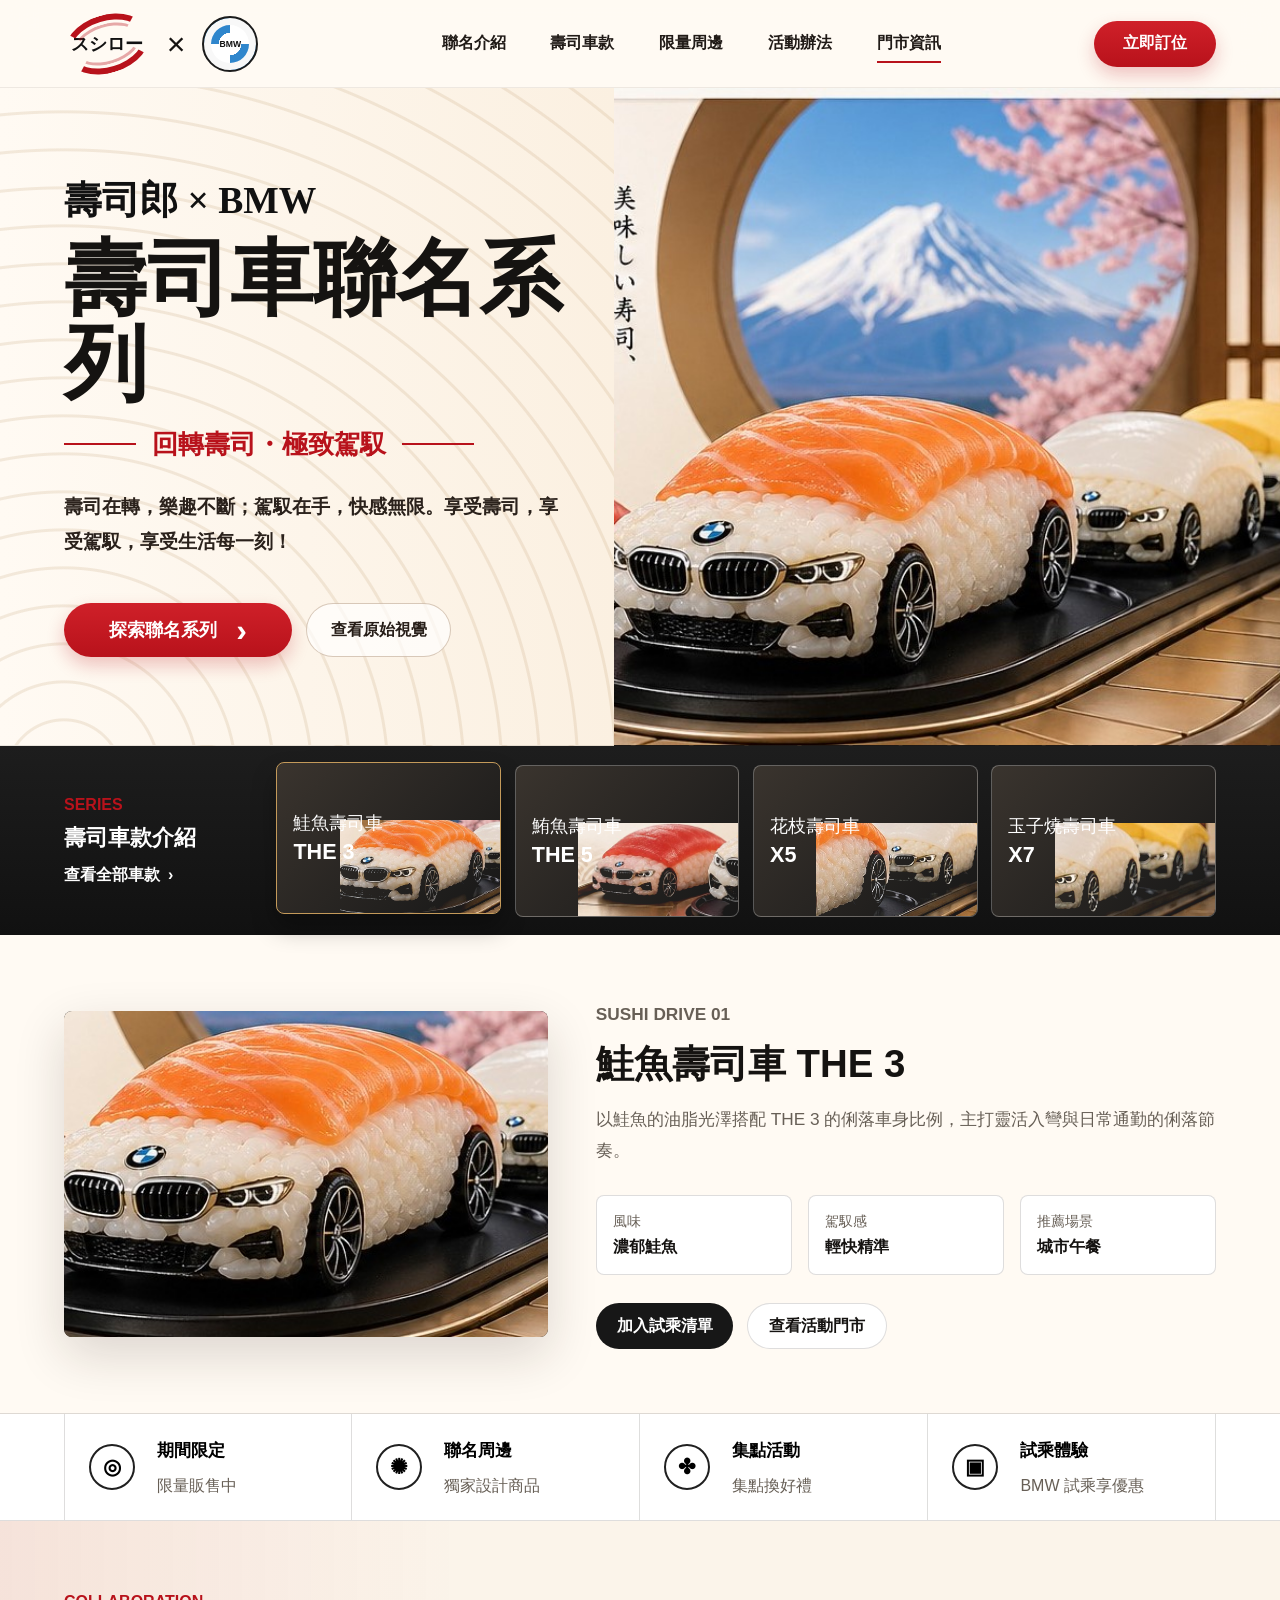
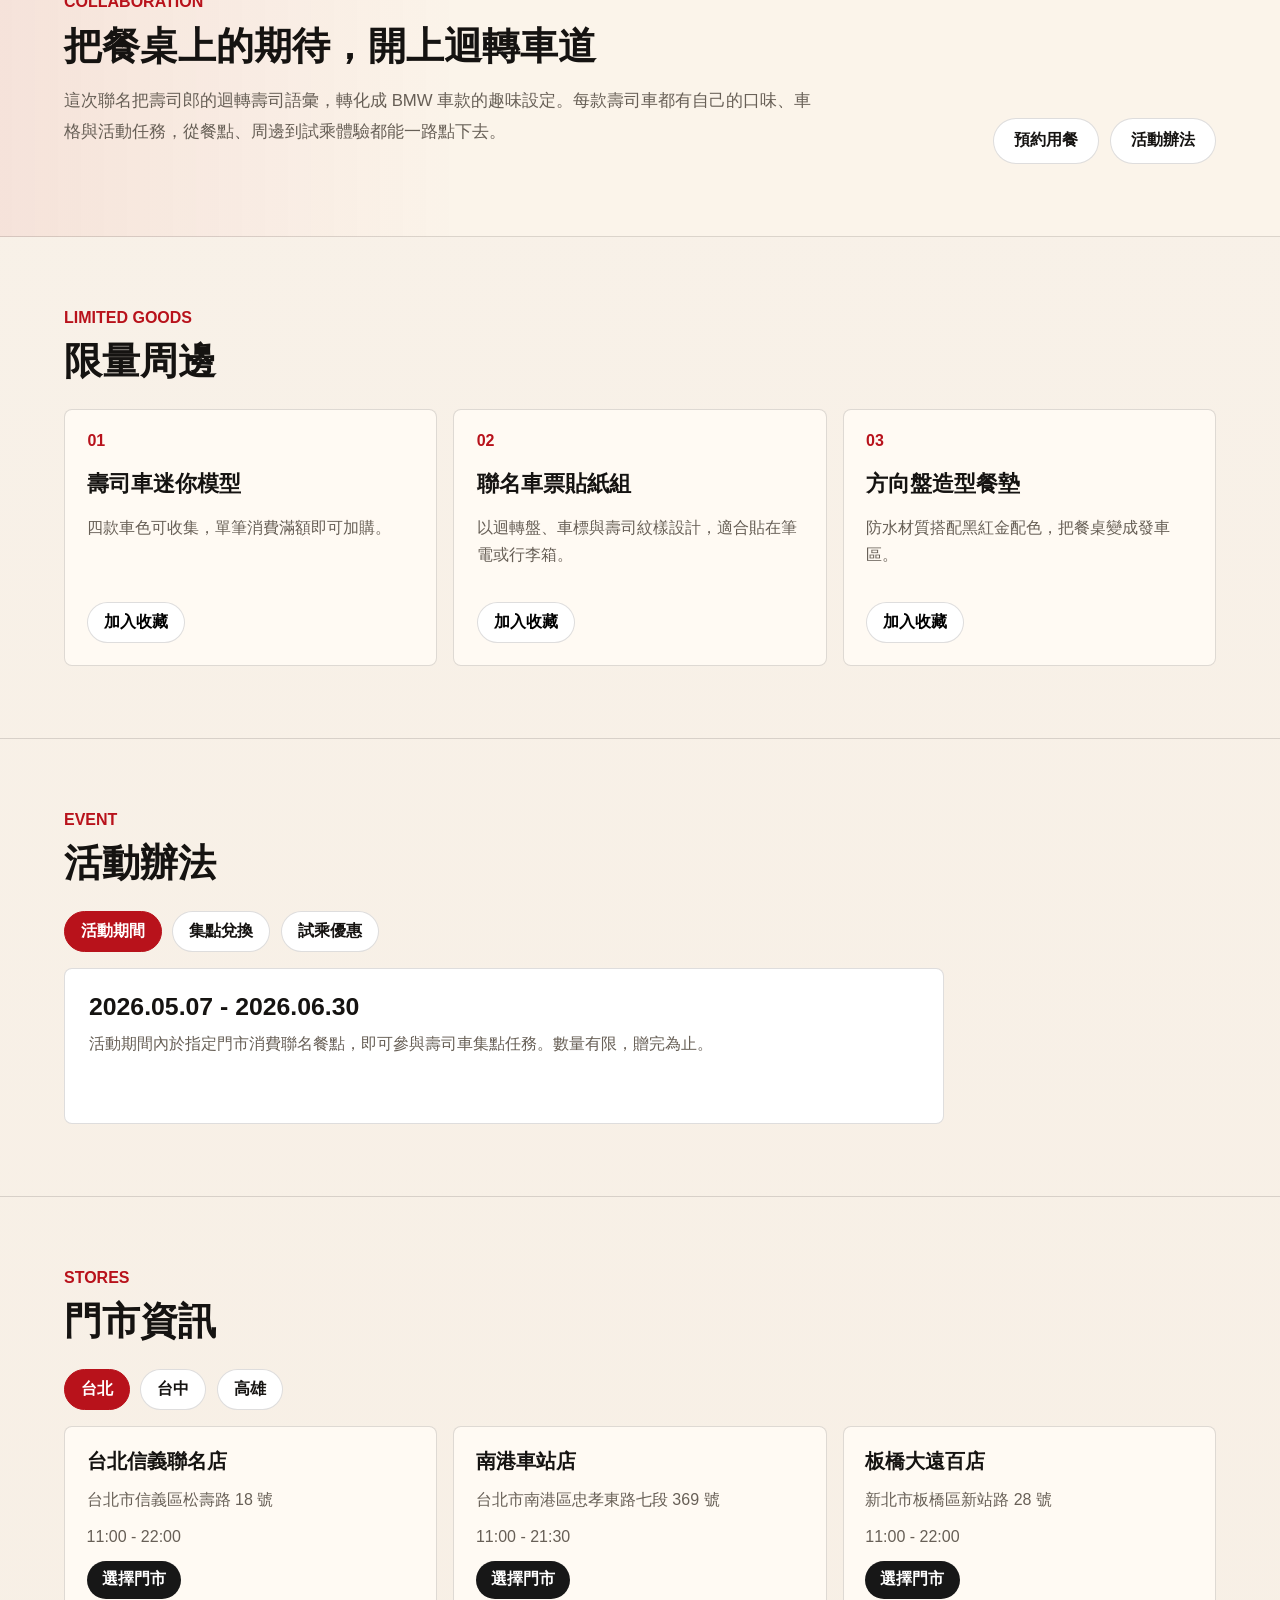
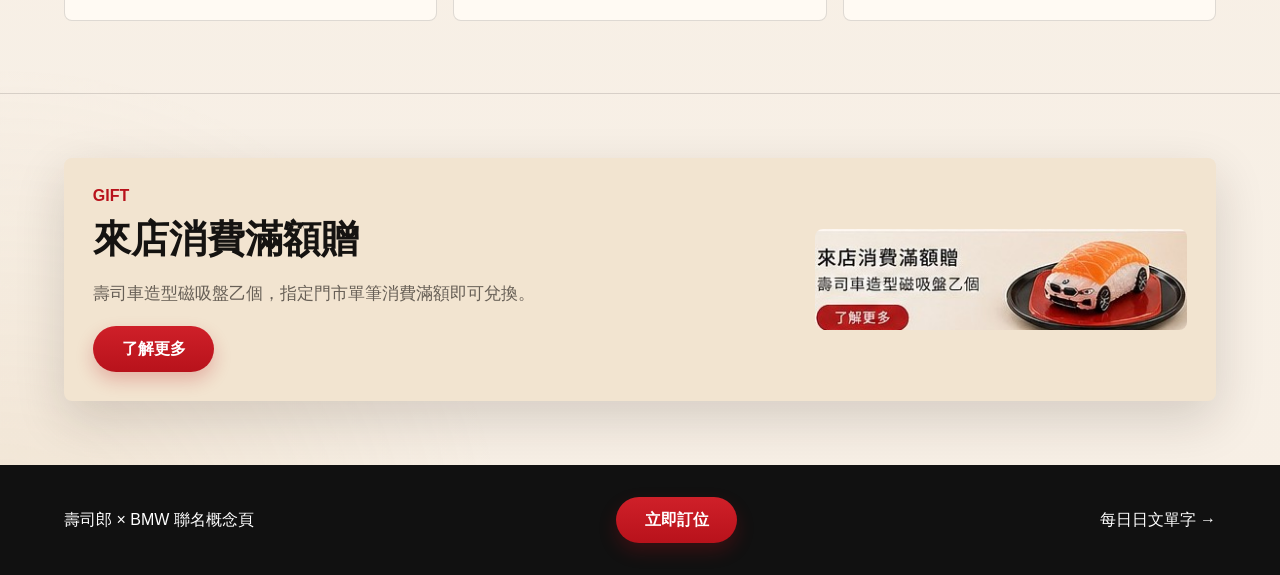
<file: index.html>
<!doctype html>
<html lang="zh-Hant">
  <head>
    <meta charset="utf-8" />
    <meta name="viewport" content="width=device-width, initial-scale=1" />
    <title>壽司郎 × BMW｜壽司車聯名系列</title>
    <link rel="stylesheet" href="styles.css" />
    <script src="script.js" defer></script>
  </head>
  <body>
    <header class="site-header" data-header>
      <a class="brand" href="#top" aria-label="回到壽司郎 BMW 聯名首頁">
        <span class="sushiro-logo">スシロー</span>
        <span class="brand-cross">×</span>
        <span class="bmw-logo" aria-hidden="true">
          <span>BMW</span>
        </span>
      </a>

      <button class="menu-toggle" type="button" aria-label="開啟選單" aria-expanded="false" data-menu-toggle>
        <span></span>
        <span></span>
        <span></span>
      </button>

      <nav class="main-nav" aria-label="主要導覽" data-nav-menu>
        <a href="#intro">聯名介紹</a>
        <a href="#collection">壽司車款</a>
        <a href="#products">限量周邊</a>
        <a href="#rules">活動辦法</a>
        <a href="#stores">門市資訊</a>
      </nav>

      <button class="reserve-button" type="button" data-open-modal="booking">立即訂位</button>
    </header>

    <main id="top">
      <section class="hero" aria-labelledby="hero-title">
        <div class="hero-copy">
          <p class="eyebrow">壽司郎 × BMW</p>
          <h1 id="hero-title">壽司車聯名系列</h1>
          <p class="hero-kicker">回轉壽司・極致駕馭</p>
          <p class="hero-text">
            壽司在轉，樂趣不斷；駕馭在手，快感無限。享受壽司，享受駕馭，享受生活每一刻！
          </p>
          <div class="hero-actions">
            <a class="primary-cta" href="#collection">
              探索聯名系列
              <span aria-hidden="true">›</span>
            </a>
            <button class="ghost-cta" type="button" data-open-modal="gallery">查看原始視覺</button>
          </div>
        </div>

        <div class="hero-art" aria-label="壽司造型 BMW 車款主視覺">
          <img src="assets/hero-cars.jpg" alt="鮭魚、鮪魚、花枝與玉子燒壽司造型 BMW 車款在迴轉台上" />
        </div>
      </section>

      <section class="model-rail" id="collection" aria-labelledby="collection-title">
        <div class="rail-heading">
          <div>
            <p class="section-label">Series</p>
            <h2 id="collection-title">壽司車款介紹</h2>
          </div>
          <button class="text-link" type="button" data-show-all>查看全部車款 <span aria-hidden="true">›</span></button>
        </div>

        <div class="model-grid" role="tablist" aria-label="壽司車款">
          <button class="model-card is-active" type="button" role="tab" aria-selected="true" data-model="salmon">
            <span class="model-name">鮭魚壽司車</span>
            <strong>THE 3</strong>
            <img src="assets/card-salmon.jpg" alt="鮭魚壽司車 THE 3" />
          </button>
          <button class="model-card" type="button" role="tab" aria-selected="false" data-model="tuna">
            <span class="model-name">鮪魚壽司車</span>
            <strong>THE 5</strong>
            <img src="assets/card-tuna.jpg" alt="鮪魚壽司車 THE 5" />
          </button>
          <button class="model-card" type="button" role="tab" aria-selected="false" data-model="flounder">
            <span class="model-name">花枝壽司車</span>
            <strong>X5</strong>
            <img src="assets/card-flounder.jpg" alt="花枝壽司車 X5" />
          </button>
          <button class="model-card" type="button" role="tab" aria-selected="false" data-model="tamago">
            <span class="model-name">玉子燒壽司車</span>
            <strong>X7</strong>
            <img src="assets/card-tamago.jpg" alt="玉子燒壽司車 X7" />
          </button>
        </div>
      </section>

      <section class="detail-panel" aria-live="polite">
        <div class="detail-image">
          <img id="detail-image" src="assets/card-salmon.jpg" alt="鮭魚壽司車 THE 3" />
        </div>
        <div class="detail-copy">
          <p class="section-label" id="detail-category">Sushi Drive 01</p>
          <h2 id="detail-title">鮭魚壽司車 THE 3</h2>
          <p id="detail-description">
            以鮭魚的油脂光澤搭配 THE 3 的俐落車身比例，主打靈活入彎與日常通勤的俐落節奏。
          </p>
          <dl class="spec-list">
            <div>
              <dt>風味</dt>
              <dd id="detail-flavor">濃郁鮭魚</dd>
            </div>
            <div>
              <dt>駕馭感</dt>
              <dd id="detail-drive">輕快精準</dd>
            </div>
            <div>
              <dt>推薦場景</dt>
              <dd id="detail-scene">城市午餐</dd>
            </div>
          </dl>
          <div class="detail-actions">
            <button class="dark-button" type="button" data-add-drive>加入試乘清單</button>
            <a class="outline-button" href="#stores">查看活動門市</a>
          </div>
        </div>
      </section>

      <section class="quick-perks" aria-label="活動亮點">
        <button type="button" data-perk="期間限定">
          <span class="line-icon">◎</span>
          <strong>期間限定</strong>
          <span>限量販售中</span>
        </button>
        <button type="button" data-perk="聯名周邊">
          <span class="line-icon">✺</span>
          <strong>聯名周邊</strong>
          <span>獨家設計商品</span>
        </button>
        <button type="button" data-perk="集點活動">
          <span class="line-icon">✤</span>
          <strong>集點活動</strong>
          <span>集點換好禮</span>
        </button>
        <button type="button" data-perk="試乘體驗">
          <span class="line-icon">▣</span>
          <strong>試乘體驗</strong>
          <span>BMW 試乘享優惠</span>
        </button>
      </section>

      <section class="content-band" id="intro" aria-labelledby="intro-title">
        <div class="section-copy">
          <p class="section-label">Collaboration</p>
          <h2 id="intro-title">把餐桌上的期待，開上迴轉車道</h2>
          <p>
            這次聯名把壽司郎的迴轉壽司語彙，轉化成 BMW 車款的趣味設定。每款壽司車都有自己的口味、車格與活動任務，從餐點、周邊到試乘體驗都能一路點下去。
          </p>
        </div>
        <div class="intro-actions">
          <button type="button" data-open-modal="booking">預約用餐</button>
          <a href="#rules">活動辦法</a>
        </div>
      </section>

      <section class="product-section" id="products" aria-labelledby="products-title">
        <div class="section-heading">
          <p class="section-label">Limited Goods</p>
          <h2 id="products-title">限量周邊</h2>
        </div>
        <div class="product-grid">
          <article class="product-card">
            <span>01</span>
            <h3>壽司車迷你模型</h3>
            <p>四款車色可收集，單筆消費滿額即可加購。</p>
            <button type="button" data-product="壽司車迷你模型">加入收藏</button>
          </article>
          <article class="product-card">
            <span>02</span>
            <h3>聯名車票貼紙組</h3>
            <p>以迴轉盤、車標與壽司紋樣設計，適合貼在筆電或行李箱。</p>
            <button type="button" data-product="聯名車票貼紙組">加入收藏</button>
          </article>
          <article class="product-card">
            <span>03</span>
            <h3>方向盤造型餐墊</h3>
            <p>防水材質搭配黑紅金配色，把餐桌變成發車區。</p>
            <button type="button" data-product="方向盤造型餐墊">加入收藏</button>
          </article>
        </div>
      </section>

      <section class="rules-section" id="rules" aria-labelledby="rules-title">
        <div class="section-heading">
          <p class="section-label">Event</p>
          <h2 id="rules-title">活動辦法</h2>
        </div>
        <div class="rule-tabs" role="tablist" aria-label="活動辦法分頁">
          <button class="is-active" type="button" role="tab" aria-selected="true" data-rule-tab="period">活動期間</button>
          <button type="button" role="tab" aria-selected="false" data-rule-tab="points">集點兌換</button>
          <button type="button" role="tab" aria-selected="false" data-rule-tab="drive">試乘優惠</button>
        </div>
        <div class="rule-panel" id="rule-panel">
          <h3>2026.05.07 - 2026.06.30</h3>
          <p>活動期間內於指定門市消費聯名餐點，即可參與壽司車集點任務。數量有限，贈完為止。</p>
        </div>
      </section>

      <section class="stores-section" id="stores" aria-labelledby="stores-title">
        <div class="section-heading">
          <p class="section-label">Stores</p>
          <h2 id="stores-title">門市資訊</h2>
        </div>
        <div class="city-filter" aria-label="選擇城市">
          <button class="is-active" type="button" data-city="taipei">台北</button>
          <button type="button" data-city="taichung">台中</button>
          <button type="button" data-city="kaohsiung">高雄</button>
        </div>
        <div class="store-list" id="store-list"></div>
      </section>

      <section class="gift-banner" aria-label="來店消費滿額贈">
        <div>
          <p class="section-label">Gift</p>
          <h2>來店消費滿額贈</h2>
          <p>壽司車造型磁吸盤乙個，指定門市單筆消費滿額即可兌換。</p>
          <button type="button" data-open-modal="gift">了解更多</button>
        </div>
        <img src="assets/gift-car.jpg" alt="鮭魚壽司車造型磁吸盤" />
      </section>
    </main>

    <footer class="site-footer">
      <p>壽司郎 × BMW 聯名概念頁</p>
      <button type="button" data-open-modal="booking">立即訂位</button>
      <p><a href="japanese-words.html">每日日文單字 →</a></p>
    </footer>

    <dialog class="modal" id="booking-modal" aria-labelledby="booking-title">
      <form method="dialog" class="modal-card" data-booking-form>
        <button class="modal-close" type="button" aria-label="關閉" data-close-modal>×</button>
        <p class="section-label">Reservation</p>
        <h2 id="booking-title">立即訂位</h2>
        <label>
          姓名
          <input name="name" autocomplete="name" required />
        </label>
        <label>
          人數
          <select name="party" required>
            <option value="2">2 位</option>
            <option value="3">3 位</option>
            <option value="4">4 位</option>
            <option value="5">5 位以上</option>
          </select>
        </label>
        <label>
          日期
          <input name="date" type="date" required />
        </label>
        <label>
          門市
          <select name="store" required>
            <option>台北信義聯名店</option>
            <option>台中旗艦聯名店</option>
            <option>高雄夢時代聯名店</option>
          </select>
        </label>
        <button class="dark-button full" type="submit">送出訂位</button>
      </form>
    </dialog>

    <dialog class="modal" id="gallery-modal" aria-labelledby="gallery-title">
      <div class="modal-card gallery-card">
        <button class="modal-close" type="button" aria-label="關閉" data-close-modal>×</button>
        <p class="section-label">Original Visual</p>
        <h2 id="gallery-title">原始視覺</h2>
        <img src="assets/sushi-bmw-reference.jpg" alt="壽司郎 BMW 聯名原始設計圖" />
      </div>
    </dialog>

    <dialog class="modal" id="gift-modal" aria-labelledby="gift-title">
      <div class="modal-card">
        <button class="modal-close" type="button" aria-label="關閉" data-close-modal>×</button>
        <p class="section-label">Gift</p>
        <h2 id="gift-title">滿額贈兌換方式</h2>
        <p>活動期間於指定門市單筆消費滿 NT$888，即可兌換壽司車造型磁吸盤乙個。每筆消費限兌換一次，款式隨機。</p>
        <button class="dark-button full" type="button" data-close-modal>知道了</button>
      </div>
    </dialog>

    <div class="toast" role="status" aria-live="polite" data-toast></div>
  </body>
</html>
</file>
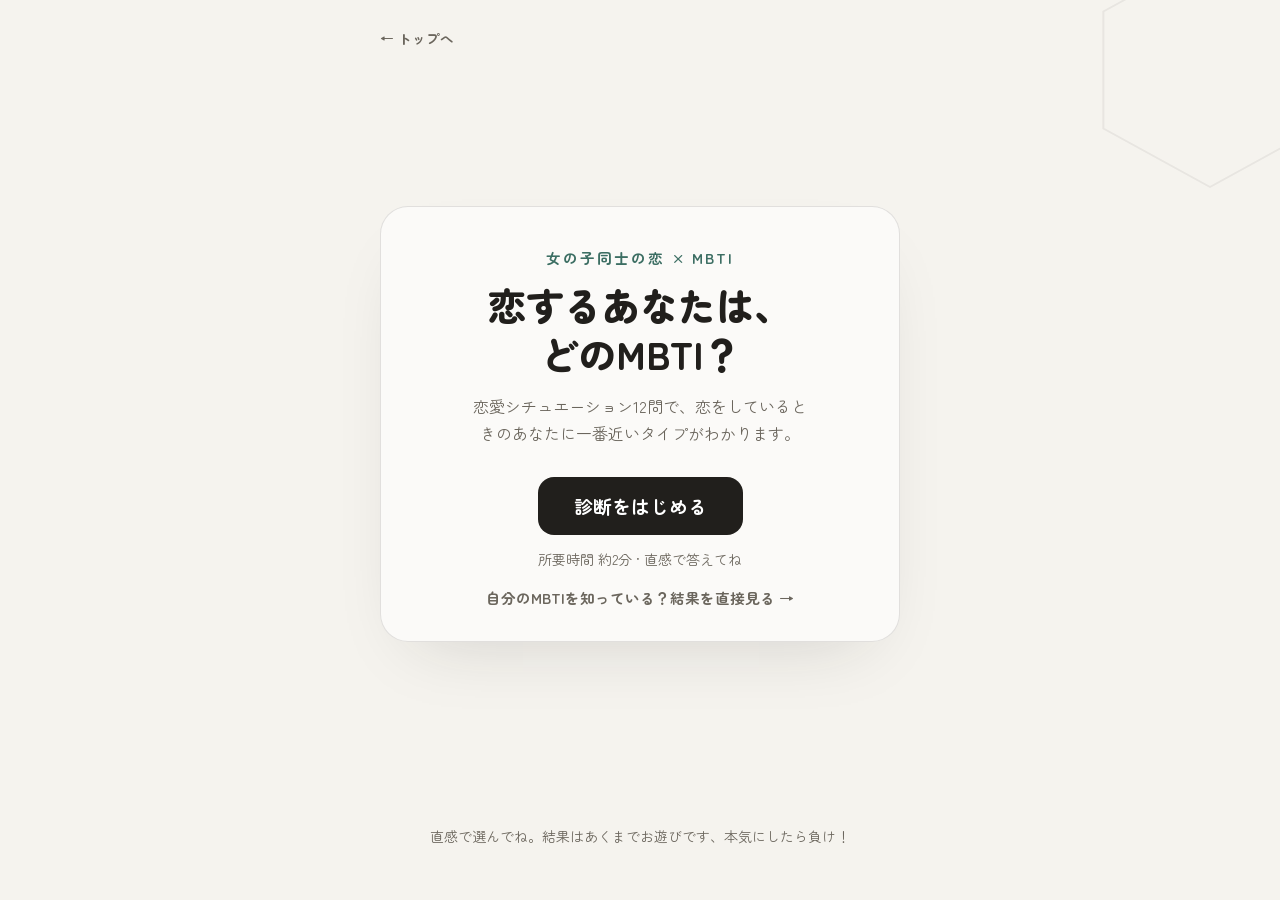
<file: mbti-quiz-ja/index.html>
<!DOCTYPE html>
<html lang="ja">
<head>
<meta charset="utf-8">
<meta name="viewport" content="width=device-width, initial-scale=1, viewport-fit=cover">
<title>MBTI 恋愛ガイド｜女の子同士の恋 × 16タイプ</title>
<meta name="description" content="自分のMBTIを選ぶだけで、そのタイプのあなたが恋をするとどうなるのかがわかる——女の子同士の恋 × MBTI 恋愛ガイド。">
<link rel="icon" type="image/svg+xml" href="data:image/svg+xml,%3Csvg xmlns='http://www.w3.org/2000/svg' viewBox='0 0 32 32'%3E%3Crect width='32' height='32' rx='8' fill='%233c6e63'/%3E%3Cpath d='M16 7l2.6 6.4L25 16l-6.4 2.6L16 25l-2.6-6.4L7 16l6.4-2.6z' fill='%23f5f3ee'/%3E%3C/svg%3E">
<meta property="og:type" content="website">
<meta property="og:locale" content="ja_JP">
<meta property="og:title" content="MBTI 恋愛ガイド｜女の子同士の恋 × 16タイプ">
<meta property="og:description" content="自分のMBTIを選ぶだけで、そのタイプのあなたが恋をするとどうなるのかがわかる。">
<meta name="twitter:card" content="summary">
<meta name="twitter:title" content="MBTI 恋愛ガイド｜女の子同士の恋 × 16タイプ">
<meta name="twitter:description" content="自分のMBTIを選ぶだけで、そのタイプのあなたが恋をするとどうなるのかがわかる。">
<link rel="preconnect" href="https://fonts.googleapis.com">
<link rel="preconnect" href="https://fonts.gstatic.com" crossorigin>
<link rel="stylesheet" href="https://fonts.googleapis.com/css2?family=Zen+Maru+Gothic:wght@400;500;700;900&display=swap">
<style>
:root{
  --bg:        #f5f3ee;
  --surface:   #ffffff;
  --surface-2: #eae6dd;
  --ink:       #211f1c;
  --ink-soft:  #6b665d;
  --line:      rgba(33,31,28,0.12);
  --accent:    #3c6e63;
  --accent-2:  #a98f4b;
  --accent-soft: rgba(60,110,99,0.12);
  --glass: rgba(255,255,255,0.6);

  --display: "Zen Maru Gothic", "Hiragino Maru Gothic ProN", "Hiragino Sans", "Yu Gothic", "Meiryo", sans-serif;
  --body: "Zen Maru Gothic", "Hiragino Maru Gothic ProN", "Hiragino Sans", "Yu Gothic", "Meiryo", sans-serif;

  padding-top: env(safe-area-inset-top, 0px);
  padding-bottom: env(safe-area-inset-bottom, 0px);
}
@media (prefers-color-scheme: dark){
  :root:not([data-theme="light"]){
    color-scheme: dark;
    --bg:        #17181a;
    --surface:   #212224;
    --surface-2: #2a2b2d;
    --ink:       #ece9e2;
    --ink-soft:  #a7a39a;
    --line:      rgba(236,233,226,0.12);
    --accent:    #6fb3a3;
    --accent-2:  #d1b872;
    --accent-soft: rgba(111,179,163,0.16);
    --glass: var(--surface);
  }
}
:root[data-theme="dark"]{
  color-scheme: dark;
  --bg:        #17181a;
  --surface:   #212224;
  --surface-2: #2a2b2d;
  --ink:       #ece9e2;
  --ink-soft:  #a7a39a;
  --line:      rgba(236,233,226,0.12);
  --accent:    #6fb3a3;
  --accent-2:  #d1b872;
  --accent-soft: rgba(111,179,163,0.16);
  --glass: var(--surface);
}

*{box-sizing:border-box;}
[hidden]{display:none !important;}
body{
  margin:0;
  background:var(--bg);
  color:var(--ink);
  font-family:var(--body);
  -webkit-font-smoothing:antialiased;
  overflow-x:hidden;
}
.corner-hex{
  position:fixed; top:-60px; right:-60px;
  width:260px; height:260px;
  opacity:0.5; z-index:0; pointer-events:none;
  color:var(--line);
}
@media (prefers-reduced-motion:no-preference){
  .stage{ animation: rise .4s ease both; }
  @keyframes rise{ from{opacity:0; transform:translateY(8px);} to{opacity:1; transform:translateY(0);} }
}

.wrap{
  position:relative; z-index:1;
  max-width:560px; margin:0 auto;
  padding-top: 28px;
  padding-bottom: 40px;
  padding-left: max(20px, env(safe-area-inset-left, 0px));
  padding-right: max(20px, env(safe-area-inset-right, 0px));
  min-height:100svh;
  display:flex; flex-direction:column;
  gap:20px;
}

.hub-link{
  display:inline-flex; align-items:center; gap:4px;
  font-size:13.5px; font-weight:700;
  color:var(--ink-soft); text-decoration:none;
  align-self:flex-start;
}
.hub-link:hover{ color:var(--accent); }

.eyebrow{
  font-family:var(--body); font-weight:700; font-size:14.5px;
  letter-spacing:0.14em; text-transform:uppercase;
  color:var(--accent);
  margin:0 0 10px;
}

#start{
  margin:auto 0; text-align:center;
  position:relative; overflow:hidden;
  padding:40px 28px 32px;
  border-radius:28px;
  color:var(--ink);
  background:var(--glass);
  border:1px solid var(--line);
  box-shadow:0 30px 70px -36px rgba(33,31,28,0.18);
}
#start > *{ position:relative; z-index:1; }
#start .eyebrow{ color:var(--accent); }
#start h1{
  font-family:var(--display); font-weight:900;
  font-size:clamp(28px, 7vw, 38px);
  line-height:1.3; margin:12px 0 14px;
  text-wrap:balance; color:var(--ink);
}
#start p.lede{
  font-size:16px; line-height:1.7; color:var(--ink-soft);
  margin:0 auto 26px; max-width:42ch;
}
.mbti-grid{
  display:grid; grid-template-columns:repeat(4, 1fr);
  gap:10px; margin-bottom:10px;
}
.mbti-btn{
  font-family:var(--body); font-weight:800; font-size:16.5px;
  letter-spacing:0.02em;
  color:var(--ink); background:var(--surface-2);
  border:1px solid var(--line); border-radius:14px;
  padding:14px 4px; cursor:pointer;
}
.mbti-btn:active{ transform:scale(0.96); background:var(--accent-soft); color:var(--accent); }
#start .meta{
  margin-top:14px; font-size:14px; color:var(--ink-soft);
}
.alt-link{
  display:inline-block; margin-top:18px;
  font-family:var(--body); font-weight:700; font-size:14.5px;
  color:var(--ink-soft); text-decoration:none;
  background:none; border:none; cursor:pointer;
  padding:0;
}
.alt-link:hover{ color:var(--accent); }

.btn-primary{
  font-family:var(--body); font-weight:700; font-size:18.5px;
  border:none; border-radius:16px;
  padding:16px 36px; cursor:pointer;
  margin-top:4px;
}
#start .btn-primary{ color:#fff; background:var(--ink); }
:root[data-theme="dark"] #start .btn-primary{ color:var(--bg); }
@media (prefers-color-scheme:dark){
  :root:not([data-theme="light"]) #start .btn-primary{ color:var(--bg); }
}
.btn-primary:active{ transform:scale(0.98); }

#picker{
  margin:auto 0; text-align:center;
  position:relative; overflow:hidden;
  padding:40px 28px 32px;
  border-radius:28px;
  color:var(--ink);
  background:var(--glass);
  border:1px solid var(--line);
  box-shadow:0 30px 70px -36px rgba(33,31,28,0.18);
}
#picker > *{ position:relative; z-index:1; }
#picker .eyebrow{ color:var(--accent); }
#picker h1{
  font-family:var(--display); font-weight:900;
  font-size:clamp(24px, 6vw, 30px);
  line-height:1.3; margin:12px 0 22px;
  text-wrap:balance; color:var(--ink);
}

#quiz{
  flex:1; display:flex; flex-direction:column;
  position:relative; overflow:hidden;
  padding:22px 24px 26px;
  border-radius:28px;
  color:var(--ink);
  background:var(--glass);
  border:1px solid var(--line);
  box-shadow:0 26px 60px -32px rgba(33,31,28,0.16);
}
.rail{
  display:flex; align-items:center; gap:14px;
  margin-bottom:22px;
}
.back-btn{
  flex:none; width:38px; height:38px; border-radius:11px;
  border:1px solid var(--line); background:var(--surface-2);
  color:var(--ink); cursor:pointer;
  display:flex; align-items:center; justify-content:center;
}
.back-btn svg{ width:18px; height:18px; }
.back-btn:active{ transform:scale(0.95); }
.rail-track{
  flex:1; height:6px; border-radius:4px;
  background:var(--line); overflow:hidden;
}
.rail-fill{
  height:100%; border-radius:4px;
  background:var(--accent);
  transition:width .35s ease;
}
.rail-count{
  font-variant-numeric:tabular-nums;
  font-size:14.5px; font-weight:700; color:var(--ink-soft);
  white-space:nowrap;
}
.q-title{
  font-family:var(--display); font-weight:700;
  font-size:clamp(21px,5.2vw,26px); line-height:1.45;
  margin:0 0 18px; color:var(--ink);
  text-wrap:balance;
}
.options{ display:flex; flex-direction:column; gap:10px; }
.option{
  text-align:left;
  font-family:var(--body); font-size:16px; line-height:1.5; color:var(--ink);
  background:var(--surface-2);
  border:1px solid var(--line); border-radius:14px;
  padding:16px 18px; cursor:pointer;
  box-shadow:0 10px 24px -20px rgba(33,31,28,0.3);
  transition:border-color .15s ease, background .15s ease, transform .1s ease;
}
.option:active{ transform:scale(0.99); }

.hero-icon-circle{
  width:76px; height:76px; border-radius:50%;
  background:var(--accent-soft); color:var(--accent);
  display:flex; align-items:center; justify-content:center;
  margin:0 auto 16px;
  font-family:var(--display); font-weight:900; font-size:19px;
  letter-spacing:0.02em;
}
#result{ text-align:center; }
.hero-icon-circle.cycling{
  animation: pulse-circle .5s ease-in-out infinite;
  background:var(--accent-soft); color:var(--accent);
}
@keyframes pulse-circle{
  0%, 100%{ transform:scale(1); }
  50%{ transform:scale(1.06); }
}
.reveal-body{
  opacity:0; transform:translateY(10px);
  transition: opacity .45s ease, transform .45s ease;
}
.reveal-body.show{ opacity:1; transform:translateY(0); }
@media (prefers-reduced-motion:reduce){
  .hero-icon-circle.cycling{ animation:none; }
  .reveal-body{ transition:none; }
}
#result .type-code{
  font-family:var(--body); font-weight:700; font-size:13.5px;
  letter-spacing:0.12em; text-transform:uppercase; color:var(--ink-soft);
  margin:0 0 6px;
}
#result h1{
  font-family:var(--display); font-weight:900;
  font-size:clamp(26px,7vw,34px); line-height:1.25;
  margin:0 0 10px; text-wrap:balance;
}
#result .tagline{
  font-size:16.5px; color:var(--accent); font-weight:700;
  margin:0 0 18px;
}
#result .desc{
  margin:0 auto 14px; max-width:48ch; text-align:left;
  background:var(--surface-2); border:1px solid var(--line);
  border-radius:18px; padding:6px 20px;
}
.stage-row{ padding:16px 0; }
.stage-row + .stage-row{ border-top:1px solid var(--line); }
.stage-label{
  display:inline-flex; align-items:center;
  font-family:var(--body); font-weight:700; font-size:13px;
  letter-spacing:0.06em;
  color:var(--accent); margin:0 0 6px;
}
.stage-text{
  font-size:15.5px; line-height:1.7; color:var(--ink-soft); margin:0;
}
.result-actions{ display:flex; gap:10px; flex-wrap:wrap; justify-content:center; margin-top:16px; }
.btn-ghost{
  font-family:var(--body); font-weight:700; font-size:16px;
  color:var(--ink); background:transparent;
  border:1.5px solid var(--line); border-radius:14px;
  padding:13px 22px; cursor:pointer;
}
.btn-ghost:active{ transform:scale(0.98); }
.copied{ font-size:14.5px; color:var(--ink-soft); margin-top:10px; height:16px; text-align:center; }

footer{
  text-align:center; font-size:14px; color:var(--ink-soft);
  margin-top:12px;
}
.sponsor-link{
  display:inline-flex; align-items:center; gap:6px;
  margin-top:14px; font-size:14px; font-weight:600;
  color:var(--accent); text-decoration:none;
}
.sponsor-link:hover{ text-decoration:underline; }
.q-title, .stage-text, #start p.lede{ line-break:strict; word-break:normal; overflow-wrap:anywhere; }
</style>
</head>
<body>

<svg class="corner-hex" viewBox="0 0 200 200" fill="none" aria-hidden="true">
  <polygon points="100,10 182,55 182,145 100,190 18,145 18,55" stroke="currentColor" stroke-width="1.5"/>
</svg>

<div class="wrap">

  <a class="hub-link" href="/">← トップへ</a>

  <section id="start" class="stage">
    <div class="eyebrow">女の子同士の恋 × MBTI</div>
    <h1>恋するあなたは、<br>どのMBTI？</h1>
    <p class="lede">恋愛シチュエーション12問で、恋をしているときのあなたに一番近いタイプがわかります。</p>
    <button class="btn-primary" id="start-btn" type="button">診断をはじめる</button>
    <div class="meta">所要時間 約2分 · 直感で答えてね</div>
    <button class="alt-link" id="to-picker" type="button">自分のMBTIを知っている？結果を直接見る →</button>
  </section>

  <section id="picker" class="stage" hidden>
    <div class="eyebrow">女の子同士の恋 × MBTI</div>
    <h1>あなたのタイプを選んでね</h1>
    <div class="mbti-grid" id="mbti-grid"></div>
    <button class="alt-link" id="to-start" type="button">← 診断に戻る</button>
  </section>

  <section id="quiz" class="stage" hidden>
    <div class="rail">
      <button class="back-btn" id="q-back-btn" type="button" aria-label="前の質問">
        <svg viewBox="0 0 24 24" fill="none" stroke="currentColor" stroke-width="2" stroke-linecap="round" stroke-linejoin="round"><path d="M15 18l-6-6 6-6"/></svg>
      </button>
      <div class="rail-track"><div class="rail-fill" id="rail-fill"></div></div>
      <div class="rail-count" id="rail-count">1 / 12</div>
    </div>
    <h2 class="q-title" id="q-title"></h2>
    <div class="options" id="q-options"></div>
  </section>

  <section id="result" class="stage" hidden>
    <span class="hero-icon-circle" id="r-code"></span>
    <div class="reveal-body" id="reveal-body">
      <div class="type-code" id="r-code-label"></div>
      <h1 id="r-name"></h1>
      <p class="tagline" id="r-tagline"></p>
      <div class="desc" id="r-desc"></div>
      <div class="result-actions">
        <button class="btn-ghost" id="back-btn" type="button">もう一度診断する</button>
        <button class="btn-ghost" id="copy-btn" type="button">URLをコピーしてシェア</button>
      </div>
      <div class="copied" id="copy-msg"></div>
    </div>
  </section>

  <footer>
    <p>直感で選んでね。結果はあくまでお遊びです、本気にしたら負け！</p>
  </footer>

</div>

<script>
(function(){

/* ---------------- data ---------------- */
var ORDER = ["ISTJ","ISFJ","INFJ","INTJ","ISTP","ISFP","INFP","INTP","ESTP","ESFP","ENFP","ENTP","ESTJ","ESFJ","ENFJ","ENTJ"];
var TYPES = {
  ISTJ:{ name:"頼れる巣づくり屋", tagline:"甘い言葉は言わないけど、言ったことは必ず守る", stages:[
    {label:"両片思い期", text:"積極的にアピールはしないけど、相手の習慣をそっと覚えて、行動で少しずつ「本気かどうか」を確かめていく。"},
    {label:"デート中", text:"サプライズより計画どおりが好き。時間を守って、言ったことはやる。だから相手は「この人なら安心」と思える。"},
    {label:"安定期", text:"一度決めたらめったに揺らがない。相手を「一緒に人生を設計する人」として大切にし、あとから気持ちを翻すことはほとんどない。"} ] },
  ISFJ:{ name:"気くばりの守り人", tagline:"相手の小さなクセは全部覚えてるのに、自分のつらさはなかなか言えない", stages:[
    {label:"両片思い期", text:"こっそり相手の好みを観察して、細かいことまでたくさん覚えている。でも勘違いだったら怖くて、自分からは告白しにくい。"},
    {label:"デート中", text:"相手の気持ちやニーズに寄り添うのが上手。お水を渡すタイミングも、黙ってそばにいるべき時も、ぴたりとわかる。"},
    {label:"安定期", text:"相手のためなら喜んで尽くすけど、自分が我慢したことは飲み込みがち。気づけば心にダメージがたまっていることも。"} ] },
  INFJ:{ name:"見抜く癒し系", tagline:"あなたの心の中はすぐ見抜くのに、自分の心はなかなか見せない", stages:[
    {label:"両片思い期", text:"相手がまだ口にしていない気持ちはすぐに見抜けるのに、自分がときめいているかどうかは奥深くにしまってしまう。"},
    {label:"デート中", text:"相手の気持ちを大切にするのが得意で、一緒にいてとても心地いい。でも本音を話すのは、だいぶ打ち解けてから。"},
    {label:"安定期", text:"しっかり信頼できてはじめて弱い部分を見せられる。一度心を開いたら、とても深い愛情で向き合う。"} ] },
  INTJ:{ name:"長期プランナー", tagline:"簡単には本気にならない、なったら迷わない", stages:[
    {label:"両片思い期", text:"一時のときめきで突っ走ったりはしない。まずは心の中で、この人に本気になる価値があるかをじっくり見極める。"},
    {label:"デート中", text:"この関係がこの先どうなるかを真剣に考える。曖昧なままは苦手で、お互い本気かどうかをはっきりさせたい。"},
    {label:"安定期", text:"付き合うと決めたら、戦略的に関係を育てていく。言ったことは実行する、ぶれない人。"} ] },
  ISTP:{ name:"自由な観察者", tagline:"あなたへの愛し方は、たくさん話すことじゃなく一緒に何かをすること", stages:[
    {label:"両片思い期", text:"甘い言葉はあまり言わない。それより「一緒に何かをしてみる」ことで、お互いの相性を確かめるタイプ。"},
    {label:"デート中", text:"現実的な過ごし方が好き。座って気持ちを語り合うより、一緒に問題を解決したり、手を動かして何かを作るほうがいい。"},
    {label:"安定期", text:"自分の時間と空間が必要で、どこにいるのかしつこく聞かれるのは苦手。でもそばにいてくれると、すごく安心感がある。"} ] },
  ISFP:{ name:"やさしいアーティスト", tagline:"小さなサプライズで愛を伝え、沈黙で傷ついたことを伝える", stages:[
    {label:"両片思い期", text:"その瞬間の雰囲気をとても大事にする。ちょっとしたプレゼントやサプライズで、さりげなく好意を伝える。"},
    {label:"デート中", text:"ムードのある過ごし方が好き。言葉で直接言うより、行動で気持ちを証明したい。"},
    {label:"安定期", text:"ぶつかりそうになると、黙ってそっと身を引きがち。傷ついた気持ちを言葉にするのはちょっと苦手。"} ] },
  INFP:{ name:"理想主義の恋人", tagline:"魂の共鳴を求めて、そのギャップに傷つきやすい", stages:[
    {label:"両片思い期", text:"この関係についてもう想像がふくらんでいて、ひと目で本当にわかってもらえることを望んでいる。のめり込みやすい。"},
    {label:"デート中", text:"ロマンチックになるととても真っすぐ。ふたりの心が通じ合っている感覚を、心から楽しむ。"},
    {label:"安定期", text:"現実と理想にズレがあると、ひとりでぐるぐる考え込みがち。誰かに引っぱり出して、ちゃんと話してもらう必要がある。"} ] },
  INTP:{ name:"理性の探求者", tagline:"あなたと人生について議論するのが好き、不器用に愛する", stages:[
    {label:"両片思い期", text:"相手と深く語り合って、お互いの考えを分析するのが好き。話が合うことこそ、恋のいちばんの始まりだと思っている。"},
    {label:"デート中", text:"一緒にいるのはまるで考えを交換しているよう。それが親密さだと思っているけど、甘い言葉はあまり言えない。"},
    {label:"安定期", text:"気持ちの表現が不器用で、「大切にされてる感じがしない」と言われがち。本当は、どう言えばいいかわからないだけ。"} ] },
  ESTP:{ name:"情熱の冒険家", tagline:"好きになったら、ストレートで大胆に攻める", stages:[
    {label:"両片思い期", text:"ときめいたらすぐ行動。ぐずぐずするのは嫌いで、両片思いの期間はたいてい短い。"},
    {label:"デート中", text:"新鮮さとスリルが好き。デートはいつも予想外の展開で、相手を飽きさせない。"},
    {label:"安定期", text:"変わりばえのない毎日にはすぐ飽きてしまう。熱をキープするには、こまめに新鮮さを作り出すことが必要。"} ] },
  ESFP:{ name:"情熱のパフォーマー", tagline:"楽しいときは周りまで明るくするけど、落ち込むとどうしていいかわからない", stages:[
    {label:"両片思い期", text:"日常のちょっとしたことを自分からどんどんシェアする。楽しそうなあなたは周りまで明るくして、相手をときめかせやすい。"},
    {label:"デート中", text:"恋をしているあなたはとても生き生き。うれしいことを思いきり大きく楽しんで、一緒にいると元気がもらえる。"},
    {label:"安定期", text:"落ち込んだときやケンカのときは、どう向き合えばいいかわからなくなりがち。まずは逃げて頭を冷やしたくなる。"} ] },
  ENFP:{ name:"恋に全力な追跡者", tagline:"ときめくと一直線、でも冷めるのも早い", stages:[
    {label:"両片思い期", text:"好きになると一直線。すぐに相手に「好かれてる」と気づかせて、空気が一気に熱くなる。"},
    {label:"デート中", text:"サプライズやロマンチックな雰囲気づくりが好き。相手に「全力で愛されてる」と感じさせる。"},
    {label:"安定期", text:"熱くなるのが早いぶん、冷めるのも同じくらい早くないか要注意。じっくり関係を育てることを意識してみて。"} ] },
  ENTP:{ name:"からかい上手な論客", tagline:"口ゲンカで恋の駆け引き、約束するには時間が必要", stages:[
    {label:"両片思い期", text:"議論や冗談をいちゃいちゃの手段にするのが好き。両片思いの時期は、言葉のキャッチボールがとにかく楽しい。"},
    {label:"デート中", text:"アイデアが豊富で、デートはいつも新鮮。相手を退屈させることはない。"},
    {label:"安定期", text:"関係に真剣にコミットするには、たいてい少し考える時間が必要。納得できてはじめてうなずける。"} ] },
  ESTJ:{ name:"行動派のリーダー", tagline:"ケンカもすぐに解決したい、引きずるのは嫌い", stages:[
    {label:"両片思い期", text:"好きになったらぐずぐずしない。気持ちはまっすぐ伝えて、駆け引きはあまりしない。"},
    {label:"デート中", text:"デートは効率よく、計画的に組みたい。時間を守ること、言ったことをやることを大切にする。"},
    {label:"安定期", text:"問題が起きたら、はっきり話し合いたいタイプ。冷戦するより、その場で解決してしまいたい。"} ] },
  ESFJ:{ name:"あたたかな世話焼き", tagline:"記念日は全部覚えてる、そして見ていてほしい", stages:[
    {label:"両片思い期", text:"雰囲気づくりが上手。会う理由を自分から作って、相手に「大事にされてる」と感じさせる。"},
    {label:"デート中", text:"デートのプランも特別な日を覚えておくのもお手のもの。関係をすみずみまで丁寧にケアする。"},
    {label:"安定期", text:"相手からの反応や「ありがとう」がとても必要。尽くし続けても気づいてもらえないと、ひどく落ち込んでしまう。"} ] },
  ENFJ:{ name:"関係を育てる人", tagline:"空気を読むのは得意なのに、自分を大切にするのを忘れがち", stages:[
    {label:"両片思い期", text:"空気を読むのがとても上手で、相手が何を求めているかをすぐにつかむ。相手は「わかってもらえてる」と感じられる。"},
    {label:"デート中", text:"いつも相手の気持ちを優先して、一緒にいる時間の和やかな雰囲気を守ろうとがんばる。"},
    {label:"安定期", text:"相手のお世話に夢中で、自分だって大切にされる必要があることを忘れてしまいがち。"} ] },
  ENTJ:{ name:"決断力の指揮官", tagline:"自分の欲しいものがはっきりしていて、曖昧なのは嫌い", stages:[
    {label:"両片思い期", text:"グレーゾーンは苦手。ゆっくり駆け引きするより、はっきり言葉にして関係を確定させたい。"},
    {label:"デート中", text:"恋愛の方向性がはっきりしている。本気になると決めたら、自分からどんどん関係を進めていく。"},
    {label:"安定期", text:"自分の欲しいものがよくわかっていて、ふたりの未来を自分から計画する。同じ場所で足踏みするのは嫌い。"} ] }
};

/* ---------------- picker grid ---------------- */
var grid = document.getElementById("mbti-grid");
ORDER.forEach(function(code){
  var btn = document.createElement("button");
  btn.className = "mbti-btn";
  btn.type = "button";
  btn.textContent = code;
  btn.addEventListener("click", function(){ revealResult(code); });
  grid.appendChild(btn);
});

/* ---------------- questions: 12 total, 3 per axis ---------------- */
var QUESTIONS = [
  { q:"好きな人とのデートが終わったら、あなたは：", opts:[
      {label:"すぐ親友にメッセージして、さっきの出来事を全部シェアする", pole:"E"},
      {label:"ひとりで余韻にひたって、急いで誰かに話したりはしない", pole:"I"} ] },
  { q:"集まりが何件も続いたあと、一番したいことは：", opts:[
      {label:"もう一軒行く！人が多いほど元気が出る", pole:"E"},
      {label:"家に帰って、ひとり静かに充電する", pole:"I"} ] },
  { q:"誰かを好きになったら、あなたは：", opts:[
      {label:"自分から話題やきっかけをたくさん作って、相手と関わる", pole:"E"},
      {label:"そばでそっと観察して、相手が近づいてくるのを待つ", pole:"I"} ] },
  { q:"デート中、目に入りやすいのは：", opts:[
      {label:"相手の今日の服、頼んだメニュー、話し方の細かいところ", pole:"S"},
      {label:"話していて全体的にどう感じるか、ふたりの波長が合うか", pole:"N"} ] },
  { q:"将来の話をするとき、話したいのは：", opts:[
      {label:"いつ何をするか、という具体的な計画", pole:"S"},
      {label:"いろいろな可能性の話。決めつけなくていい", pole:"N"} ] },
  { q:"相手からメッセージが届いたら、あなたは：", opts:[
      {label:"書いてあるとおりに受け取る。言われたことがすべて", pole:"S"},
      {label:"行間に別の意味がないか、つい考えてしまう", pole:"N"} ] },
  { q:"ケンカになったとき、あなたは：", opts:[
      {label:"まず筋道を立てて、何が問題なのかはっきりさせたい", pole:"T"},
      {label:"まず相手が今どんな気持ちかを気にかける", pole:"F"} ] },
  { q:"友だちから恋愛相談をされたら、あなたは：", opts:[
      {label:"メリット・デメリットを分析して、現実的なアドバイスをする", pole:"T"},
      {label:"まずは気持ちを全部吐き出させてあげて、それからゆっくり話す", pole:"F"} ] },
  { q:"恋愛に関わる決断をするとき、信じるのは：", opts:[
      {label:"一度冷静になって考え抜いたロジック", pole:"T"},
      {label:"その瞬間の、心のいちばん正直な気持ち", pole:"F"} ] },
  { q:"デートの予定を立てるとき、いつもは：", opts:[
      {label:"時間と場所を前もって決めて、計画どおりに動く", pole:"J"},
      {label:"その時の気分次第。直前に決めてもぜんぜんOK", pole:"P"} ] },
  { q:"恋の進み方は、どちらがいい？", opts:[
      {label:"早めに関係をはっきりさせて、落ち着きたい", pole:"J"},
      {label:"少し余白を残して、自然の流れにまかせたい", pole:"P"} ] },
  { q:"予定が急に崩れたとき、あなたの反応は：", opts:[
      {label:"ちょっとイライラ。早く元の予定に戻したい", pole:"J"},
      {label:"平気。臨機応変に動くのは得意", pole:"P"} ] }
];

var current = 0;
var answers = [];
var shuffledOrders = [];

function computeCode(){
  var tally = { E:0, I:0, S:0, N:0, T:0, F:0, J:0, P:0 };
  answers.forEach(function(pole){ if(pole) tally[pole]++; });
  var code = "";
  code += tally.E >= tally.I ? "E" : "I";
  code += tally.S >= tally.N ? "S" : "N";
  code += tally.T >= tally.F ? "T" : "F";
  code += tally.J >= tally.P ? "J" : "P";
  return code;
}

var railFill = document.getElementById("rail-fill");
var railCount = document.getElementById("rail-count");
var qTitle = document.getElementById("q-title");
var qOptions = document.getElementById("q-options");
var qBackBtn = document.getElementById("q-back-btn");

qBackBtn.addEventListener("click", function(){
  if(current > 0){
    current--;
    renderQuestion();
  }
});

function renderQuestion(){
  var total = QUESTIONS.length;
  railFill.style.width = (current/total*100)+"%";
  railCount.textContent = (current+1)+" / "+total;
  qBackBtn.style.visibility = current===0 ? "hidden" : "visible";

  var item = QUESTIONS[current];
  qTitle.textContent = item.q;
  qOptions.innerHTML = "";

  var order = shuffledOrders[current];
  if(!order){
    order = Math.random() < 0.5 ? [0,1] : [1,0];
    shuffledOrders[current] = order;
  }

  order.forEach(function(idx){
    var opt = item.opts[idx];
    var btn = document.createElement("button");
    btn.className = "option";
    btn.type = "button";
    btn.textContent = opt.label;
    btn.addEventListener("click", function(){
      answers[current] = opt.pole;
      if(current < QUESTIONS.length - 1){
        current++;
        renderQuestion();
      } else {
        revealResult(computeCode());
      }
    });
    qOptions.appendChild(btn);
  });
}

document.getElementById("start-btn").addEventListener("click", function(){
  current = 0;
  answers = [];
  shuffledOrders = [];
  document.getElementById("start").hidden = true;
  document.getElementById("quiz").hidden = false;
  window.scrollTo(0,0);
  renderQuestion();
});

document.getElementById("to-picker").addEventListener("click", function(){
  document.getElementById("start").hidden = true;
  document.getElementById("picker").hidden = false;
  window.scrollTo(0,0);
});

document.getElementById("to-start").addEventListener("click", function(){
  document.getElementById("picker").hidden = true;
  document.getElementById("start").hidden = false;
  window.scrollTo(0,0);
});

function showResult(code){
  var t = TYPES[code];
  if(!t) return;
  document.getElementById("r-code").textContent = code;
  document.getElementById("r-code").classList.remove("cycling");
  document.getElementById("r-code-label").textContent = code;
  document.getElementById("r-name").textContent = t.name;
  document.getElementById("r-tagline").textContent = t.tagline;
  var descEl = document.getElementById("r-desc");
  descEl.innerHTML = "";
  t.stages.forEach(function(s){
    var row = document.createElement("div");
    row.className = "stage-row";
    var label = document.createElement("div");
    label.className = "stage-label";
    label.textContent = s.label;
    var text = document.createElement("div");
    text.className = "stage-text";
    text.textContent = s.text;
    row.appendChild(label);
    row.appendChild(text);
    descEl.appendChild(row);
  });
  document.getElementById("reveal-body").classList.add("show");
  document.getElementById("start").hidden = true;
  document.getElementById("picker").hidden = true;
  document.getElementById("quiz").hidden = true;
  document.getElementById("result").hidden = false;
  window.scrollTo(0,0);
}

/* ---------------- reveal with a short letter-cycling animation ---------------- */
var AXIS_LETTERS = [["E","I"],["S","N"],["T","F"],["J","P"]];
var prefersReducedMotion = window.matchMedia && window.matchMedia("(prefers-reduced-motion: reduce)").matches;

function revealResult(code){
  var t = TYPES[code];
  if(!t) return;

  if(prefersReducedMotion){
    showResult(code);
    return;
  }

  document.getElementById("start").hidden = true;
  document.getElementById("picker").hidden = true;
  document.getElementById("quiz").hidden = true;
  document.getElementById("result").hidden = false;
  window.scrollTo(0,0);

  var circle = document.getElementById("r-code");
  var revealBody = document.getElementById("reveal-body");
  revealBody.classList.remove("show");
  circle.classList.add("cycling");

  var finalLetters = code.split("");
  var letters = finalLetters.map(function(){ return ""; });
  var settled = [false, false, false, false];

  var cycleTimer = setInterval(function(){
    for(var i=0;i<4;i++){
      if(!settled[i]){
        var pair = AXIS_LETTERS[i];
        letters[i] = pair[Math.random() < 0.5 ? 0 : 1];
      }
    }
    circle.textContent = letters.join("");
  }, 55);

  [220, 440, 660, 880].forEach(function(delay, i){
    setTimeout(function(){
      settled[i] = true;
      letters[i] = finalLetters[i];
      circle.textContent = letters.join("");
    }, delay);
  });

  setTimeout(function(){
    clearInterval(cycleTimer);
    showResult(code);
  }, 1050);
}

document.getElementById("back-btn").addEventListener("click", function(){
  document.getElementById("result").hidden = true;
  document.getElementById("quiz").hidden = true;
  document.getElementById("picker").hidden = true;
  document.getElementById("start").hidden = false;
  document.getElementById("reveal-body").classList.remove("show");
  if(location.search) history.replaceState(null, "", location.pathname);
  window.scrollTo(0,0);
});

document.getElementById("copy-btn").addEventListener("click", function(){
  var msg = document.getElementById("copy-msg");
  var code = document.getElementById("r-code-label").textContent;
  var url = location.origin + location.pathname + "?type=" + code;
  navigator.clipboard.writeText(url).then(function(){
    msg.textContent = "URLをコピーしました";
    setTimeout(function(){ msg.textContent = ""; }, 2000);
  }).catch(function(){
    msg.textContent = "コピーできませんでした。URLを手動でコピーしてください";
  });
});

/* ---------------- open directly from a shared link (?type=ISTP) ---------------- */
var params = new URLSearchParams(location.search);
var sharedType = (params.get("type") || "").toUpperCase();
if(sharedType && TYPES[sharedType]){
  showResult(sharedType);
}

})();
</script>

</body>
</html>
</file>
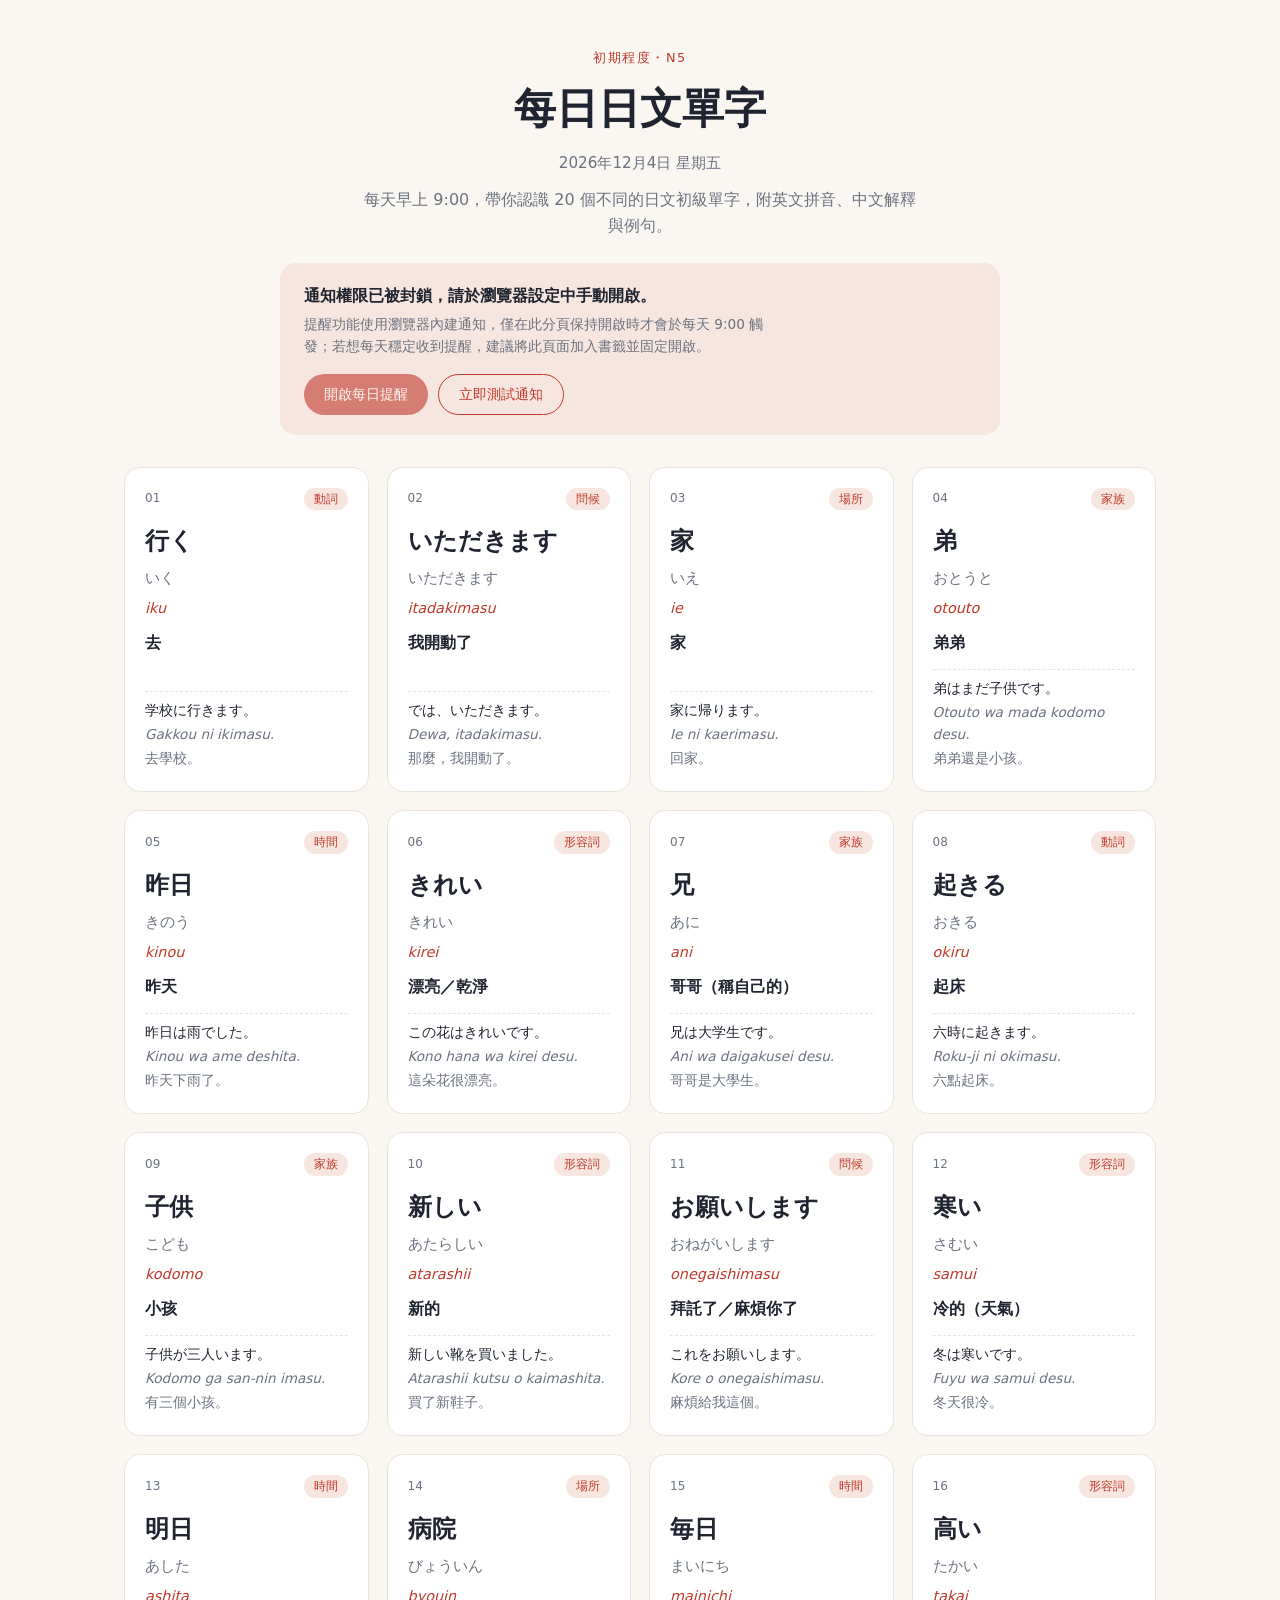
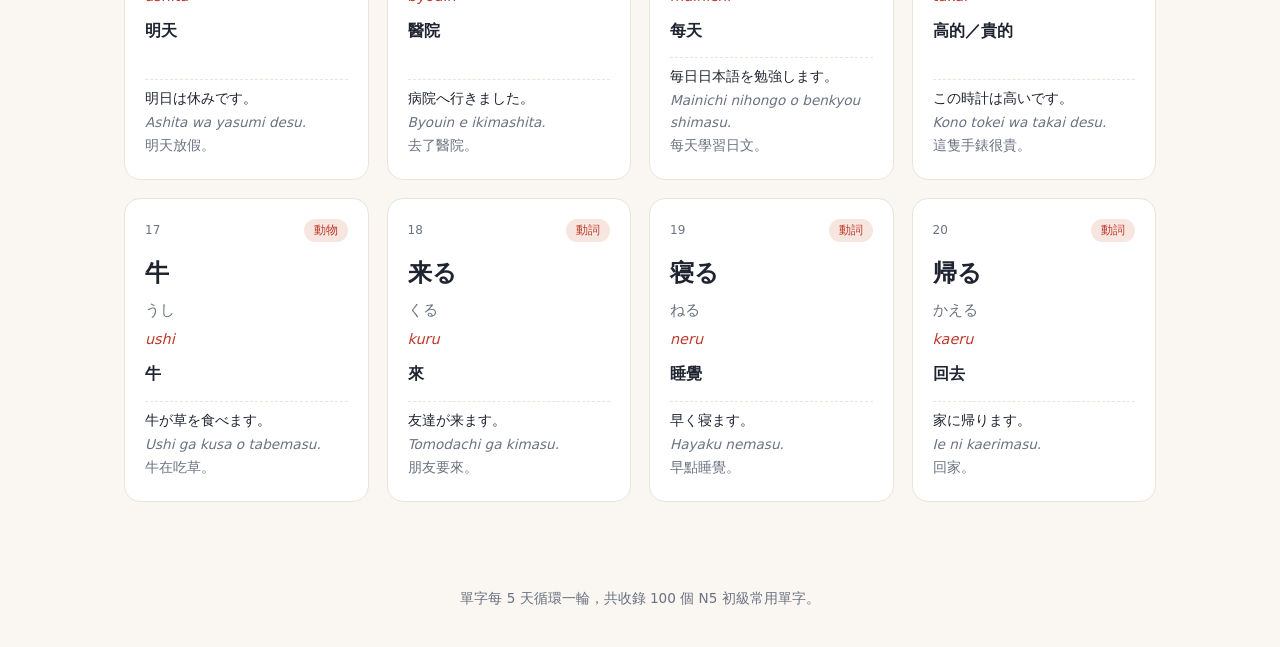
<file: japanese-words.html>
<!doctype html>
<html lang="zh-Hant">
  <head>
    <meta charset="utf-8" />
    <meta name="viewport" content="width=device-width, initial-scale=1" />
    <title>每日日文單字｜初級 20 字</title>
    <link rel="stylesheet" href="japanese-words.css" />
    <script src="japanese-words-data.js" defer></script>
    <script src="japanese-words.js" defer></script>
  </head>
  <body>
    <header class="jp-header">
      <p class="jp-eyebrow">初期程度・N5</p>
      <h1>每日日文單字</h1>
      <p class="jp-date" id="today-date"></p>
      <p class="jp-sub">每天早上 9:00，帶你認識 20 個不同的日文初級單字，附英文拼音、中文解釋與例句。</p>
    </header>

    <section class="notify-panel" aria-label="通知提醒設定">
      <div class="notify-copy">
        <p id="notify-status">尚未開啟提醒。</p>
        <p class="notify-hint">
          提醒功能使用瀏覽器內建通知，僅在此分頁保持開啟時才會於每天 9:00 觸發；若想每天穩定收到提醒，建議將此頁面加入書籤並固定開啟。
        </p>
      </div>
      <div class="notify-actions">
        <button type="button" id="notify-toggle">開啟每日提醒</button>
        <button type="button" id="notify-test" class="ghost">立即測試通知</button>
      </div>
    </section>

    <main>
      <section class="word-grid" id="word-grid" aria-label="今日單字列表"></section>
    </main>

    <footer class="jp-footer">
      <p>單字每 5 天循環一輪，共收錄 100 個 N5 初級常用單字。</p>
    </footer>
  </body>
</html>
</file>
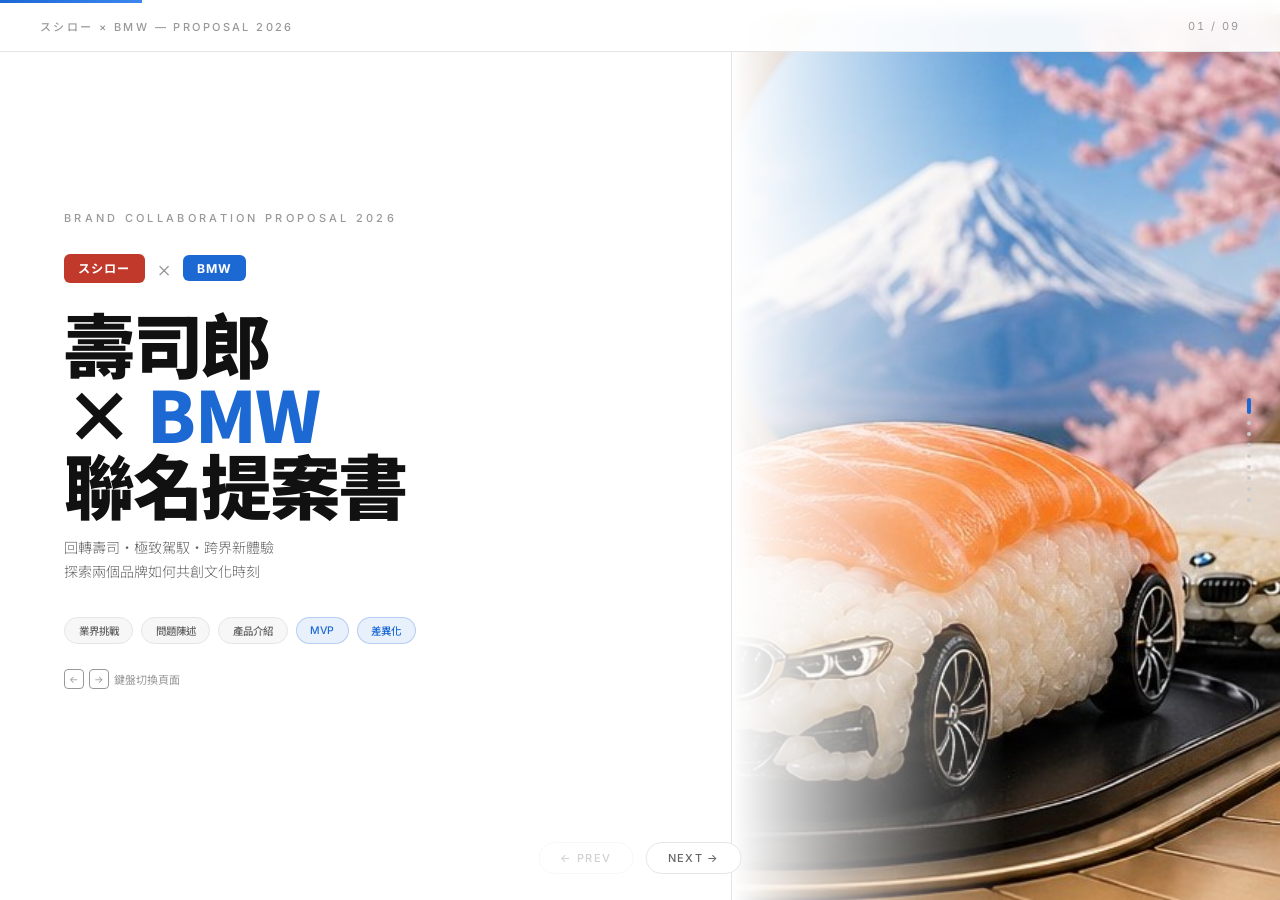
<file: sushiro-bmw-proposal.html>
<!DOCTYPE html>
<html lang="zh-TW">
<head>
<meta charset="UTF-8">
<meta name="viewport" content="width=device-width, initial-scale=1.0">
<title>壽司郎 × BMW｜聯名提案書 2026</title>
<link rel="preconnect" href="https://fonts.googleapis.com">
<link href="https://fonts.googleapis.com/css2?family=Noto+Sans+TC:wght@300;400;500;700;900&family=Inter:wght@300;400;500;600;700&display=swap" rel="stylesheet">
<style>
:root {
  --bg:       #ffffff;
  --bg2:      #f7f7f7;
  --bg3:      #f0f4fb;
  --card:     #ffffff;
  --bmw:      #1c69d4;
  --bmw-d:    #0f4ea8;
  --bmw-lt:   #e8f0fc;
  --red:      #c0392b;
  --red-lt:   #fdf0ee;
  --black:    #111111;
  --gray1:    #333333;
  --gray2:    #666666;
  --gray3:    #999999;
  --gray4:    #cccccc;
  --border:   #e5e5e5;
  --font:     'Inter','Noto Sans TC',sans-serif;
}
*,*::before,*::after { box-sizing:border-box; margin:0; padding:0; }
html, body { width:100%; height:100%; overflow:hidden; background:var(--bg); color:var(--black); font-family:var(--font); -webkit-font-smoothing:antialiased; }

/* ── DECK ── */
#deck { position:relative; width:100vw; height:100vh; overflow:hidden; }
.slide { position:absolute; inset:0; width:100vw; height:100vh; display:flex; flex-direction:column; justify-content:center; align-items:flex-start; padding:64px 7vw 80px; opacity:0; pointer-events:none; transition:opacity .5s ease,transform .5s cubic-bezier(.4,0,.2,1); transform:translateX(36px); overflow:hidden; background:var(--bg); }
.slide.active { opacity:1; pointer-events:all; transform:translateX(0); }
.slide.exit   { opacity:0; transform:translateX(-36px); transition:opacity .38s ease,transform .38s ease; }
.slide.bg2 { background:var(--bg2); }
.slide.bg3 { background:var(--bg3); }

/* ── PROGRESS + TOPBAR ── */
#pbar { position:fixed; top:0; left:0; height:3px; background:linear-gradient(90deg,var(--bmw),#3d86f0); transition:width .4s ease; z-index:300; }
#topbar { position:fixed; top:0; left:0; right:0; height:52px; display:flex; align-items:center; justify-content:space-between; padding:0 2.5rem; z-index:200; background:rgba(255,255,255,.92); backdrop-filter:blur(8px); border-bottom:1px solid var(--border); }
#tb-brand { font-size:11px; font-weight:500; letter-spacing:.22em; text-transform:uppercase; color:var(--gray3); }
#tb-ctr   { font-size:11px; font-weight:400; letter-spacing:.18em; color:var(--gray3); font-variant-numeric:tabular-nums; }

/* ── SIDE DOTS ── */
#sdots { position:fixed; right:1.8rem; top:50%; transform:translateY(-50%); display:flex; flex-direction:column; gap:7px; z-index:200; }
.sd { width:4px; height:4px; border-radius:50%; background:var(--gray4); cursor:pointer; transition:background .25s,height .25s,border-radius .25s; }
.sd.active { background:var(--bmw); height:16px; border-radius:2px; }

/* ── BOTTOM NAV ── */
#bnav { position:fixed; bottom:1.6rem; left:50%; transform:translateX(-50%); display:flex; align-items:center; gap:.8rem; z-index:200; }
.nb { background:var(--bg); border:1.5px solid var(--border); border-radius:100px; color:var(--gray2); cursor:pointer; font-family:var(--font); font-size:11px; font-weight:500; letter-spacing:.12em; text-transform:uppercase; padding:.5rem 1.3rem; transition:all .2s; }
.nb:hover { border-color:var(--bmw); color:var(--bmw); background:var(--bmw-lt); }
.nb:disabled { opacity:.3; cursor:not-allowed; }

/* ── TYPOGRAPHY ── */
.overline { font-size:clamp(10px,.85vw,11px); font-weight:500; letter-spacing:.3em; text-transform:uppercase; color:var(--gray3); margin-bottom:1rem; display:flex; align-items:center; gap:.7em; }
.overline::before { content:''; display:inline-block; width:20px; height:1.5px; background:var(--bmw); }

.h1 { font-family:'Noto Sans TC',sans-serif; font-size:clamp(32px,4.8vw,66px); font-weight:900; line-height:1.08; color:var(--black); letter-spacing:-.02em; margin-bottom:.9rem; }
.h1 .blue { color:var(--bmw); }
.h1 .red  { color:var(--red); }

.lead { font-size:clamp(13px,1.15vw,16px); font-weight:300; color:var(--gray2); line-height:1.85; max-width:56vw; margin-bottom:1.4rem; }

/* ── CARDS ── */
.card { background:var(--card); border:1.5px solid var(--border); border-radius:14px; padding:1.6rem 1.5rem; position:relative; overflow:hidden; transition:box-shadow .2s; }
.card:hover { box-shadow:0 4px 20px rgba(0,0,0,.07); }
.card.bl::before { content:''; position:absolute; top:0;left:0;right:0; height:3px; background:var(--bmw); border-radius:14px 14px 0 0; }
.card.rl::before { content:''; position:absolute; top:0;left:0;right:0; height:3px; background:var(--red); border-radius:14px 14px 0 0; }
.cn { font-size:10px; font-weight:600; letter-spacing:.2em; color:var(--gray3); text-transform:uppercase; margin-bottom:.45rem; }
.ct { font-family:'Noto Sans TC',sans-serif; font-size:clamp(13px,1.25vw,16px); font-weight:700; color:var(--black); margin-bottom:.5rem; line-height:1.3; }
.cb { font-size:clamp(11px,.9vw,13px); font-weight:300; color:var(--gray2); line-height:1.8; }
.cb strong { color:var(--black); font-weight:500; }

/* ── GRIDS ── */
.g3 { display:grid; grid-template-columns:repeat(3,1fr); gap:1rem; width:100%; max-width:86vw; margin-top:1.2rem; }
.g2 { display:grid; grid-template-columns:repeat(2,1fr); gap:1rem; width:100%; max-width:70vw; margin-top:1rem; }
.ga { display:flex; flex-wrap:wrap; gap:.6rem; margin-top:1.1rem; }

/* ── TWO-COL ── */
.tc { display:flex; gap:4.5vw; width:100%; max-width:90vw; align-items:flex-start; }
.col { flex:1; } .colw { flex:1.4; }

/* ── STATS ── */
.sr { display:flex; gap:5vw; align-items:flex-end; margin-top:1.8rem; flex-wrap:wrap; }
.sn { font-family:'Inter',sans-serif; font-size:clamp(38px,5vw,72px); font-weight:700; line-height:1; color:var(--black); letter-spacing:-.03em; }
.sn .u { color:var(--bmw); font-size:.6em; font-weight:600; }
.sl { font-size:clamp(10px,.88vw,12px); color:var(--gray3); margin-top:.3rem; line-height:1.5; }

/* ── CHIP ── */
.chip { display:inline-flex; align-items:center; gap:.35em; background:var(--bg2); border:1.5px solid var(--border); border-radius:100px; padding:.3rem .85rem; font-size:clamp(10px,.82vw,11px); font-weight:500; color:var(--gray2); white-space:nowrap; }
.chip.b { background:var(--bmw-lt); border-color:rgba(28,105,212,.25); color:var(--bmw); }
.chip.r { background:var(--red-lt); border-color:rgba(192,57,43,.2); color:var(--red); }

/* ── DIVIDER ── */
.div { width:100%; height:1.5px; background:var(--border); margin:1.3rem 0; }

/* ── BULLET LIST ── */
.bl { list-style:none; display:flex; flex-direction:column; gap:.65rem; }
.bl li { display:flex; gap:.75rem; align-items:flex-start; font-size:clamp(12px,1vw,14px); font-weight:300; color:var(--gray1); line-height:1.75; }
.bl li .ic { min-width:1.5em; font-size:.85em; padding-top:.1em; color:var(--bmw); font-weight:600; }
.bl li strong { color:var(--black); font-weight:600; }

/* ── TABLE ── */
.tbl { width:100%; border-collapse:collapse; margin-top:1rem; }
.tbl th { font-size:clamp(10px,.85vw,11px); font-weight:600; letter-spacing:.1em; text-transform:uppercase; color:var(--gray3); text-align:left; padding:.6rem 1rem; border-bottom:2px solid var(--border); }
.tbl td { font-size:clamp(11px,.9vw,13px); font-weight:300; color:var(--gray2); padding:.8rem 1rem; border-bottom:1px solid var(--border); line-height:1.65; vertical-align:top; }
.tbl td:first-child { color:var(--black); font-weight:500; }
.tbl tr:hover td { background:var(--bg2); }

/* ── CALLOUT ── */
.callout { background:var(--bmw-lt); border:1.5px solid rgba(28,105,212,.2); border-left:4px solid var(--bmw); border-radius:0 10px 10px 0; padding:1.1rem 1.4rem; font-size:clamp(12px,1vw,14px); font-weight:300; color:var(--gray1); line-height:1.85; max-width:62vw; margin-top:1.1rem; }
.callout strong { color:var(--black); font-weight:600; }

/* ── BADGE ── */
.bdg { display:inline-block; background:var(--bmw); color:#fff; font-size:9px; font-weight:700; letter-spacing:.08em; text-transform:uppercase; padding:2px 6px; border-radius:4px; vertical-align:middle; margin-left:.35em; }
.bdg.r { background:var(--red); }

/* ── IMAGE helpers ── */
.img-cover { width:100%; height:100%; object-fit:cover; display:block; }
.img-card { border-radius:10px; overflow:hidden; }

/* ══════════════════════
   SLIDE 1 — COVER
══════════════════════ */
#s1 { padding:0; flex-direction:row; background:#fff; }
.cover-left { flex:1.1; height:100%; padding:7vh 5vw; display:flex; flex-direction:column; justify-content:center; border-right:1.5px solid var(--border); }
.cover-right { flex:1; height:100%; position:relative; overflow:hidden; }
.cover-right img { width:100%; height:100%; object-fit:cover; }
.cover-right::after { content:''; position:absolute; inset:0; background:linear-gradient(270deg,transparent 50%,#fff 100%); }

.c-eyebrow { font-size:11px; font-weight:500; letter-spacing:.3em; text-transform:uppercase; color:var(--gray3); margin-bottom:1.8rem; }
.c-logo { display:flex; align-items:center; gap:.75rem; margin-bottom:1.5rem; }
.c-badge { font-size:clamp(11px,.95vw,13px); font-weight:700; letter-spacing:.08em; padding:.35rem .9rem; border-radius:6px; }
.c-badge.s { background:var(--red); color:#fff; }
.c-badge.b { background:var(--bmw); color:#fff; }
.c-x { color:var(--gray3); font-size:1.4rem; font-weight:300; }
.c-title { font-family:'Noto Sans TC',sans-serif; font-size:clamp(40px,5.5vw,78px); font-weight:900; line-height:1.0; color:var(--black); letter-spacing:-.02em; margin-bottom:1.1rem; }
.c-title .blue { color:var(--bmw); }
.c-sub { font-size:clamp(13px,1.1vw,15px); font-weight:300; color:var(--gray2); line-height:1.75; margin-bottom:2rem; max-width:36vw; }
.c-tags { display:flex; flex-wrap:wrap; gap:.5rem; }
.c-hint { display:inline-flex; align-items:center; gap:.45em; font-size:11px; color:var(--gray3); margin-top:1.6rem; }
.key { display:inline-flex; align-items:center; justify-content:center; width:20px; height:20px; border:1.5px solid var(--gray3); border-radius:4px; font-size:10px; }

/* ══════════════════════
   SLIDE 9 — END
══════════════════════ */
#s9 { justify-content:center; align-items:stretch; flex-direction:row; padding:0; }
.end-left { flex:1; display:flex; flex-direction:column; justify-content:center; padding:7vh 5vw; border-right:1.5px solid var(--border); }
.end-right { flex:1; display:grid; grid-template-columns:1fr 1fr; gap:0; overflow:hidden; }
.end-right img { width:100%; height:100%; object-fit:cover; display:block; }
.end-right img:nth-child(1) { border-bottom:1px solid #fff; border-right:1px solid #fff; }
.end-right img:nth-child(2) { border-bottom:1px solid #fff; }
.end-right img:nth-child(3) { border-right:1px solid #fff; }

/* ── IMAGE STRIP helper ── */
.img-strip { display:flex; gap:.8rem; margin-top:1.1rem; max-width:88vw; overflow:hidden; }
.img-strip img { flex:1; min-width:0; border-radius:10px; object-fit:cover; height:clamp(80px,10vw,140px); }

/* ── PERCEPTUAL MAP ── */
.pmap { position:relative; width:min(34vw,300px); height:min(34vw,300px); }
.pl  { position:absolute; background:var(--border); }
.ph  { width:100%; height:1.5px; top:50%; }
.pv  { height:100%; width:1.5px; left:50%; }
.pal { position:absolute; font-size:9px; letter-spacing:.12em; text-transform:uppercase; color:var(--gray3); white-space:nowrap; font-weight:500; }
.pd  { position:absolute; transform:translate(-50%,-50%); border-radius:50%; }
.pdn { position:absolute; transform:translate(-50%,9px); font-size:9px; color:var(--gray3); white-space:nowrap; text-align:center; font-weight:400; }

/* ── FEATURE BADGE CARD ── */
.feat-row { display:flex; gap:1rem; margin-top:1rem; flex-wrap:wrap; }
.feat { display:flex; align-items:flex-start; gap:.8rem; background:var(--bg2); border:1.5px solid var(--border); border-radius:10px; padding:1rem 1.1rem; flex:1; min-width:180px; }
.feat-icon { font-size:1.3rem; line-height:1; }
.feat-text .ft { font-size:clamp(12px,1.05vw,14px); font-weight:600; color:var(--black); margin-bottom:.2rem; }
.feat-text .fb { font-size:clamp(11px,.88vw,12px); font-weight:300; color:var(--gray2); line-height:1.6; }

@media(max-width:800px){.g3{grid-template-columns:1fr}.g2{grid-template-columns:1fr}.tc{flex-direction:column}.lead{max-width:90vw}.callout{max-width:90vw}#s1{flex-direction:column}.cover-right{display:none}.cover-left{border-right:none}#s9{flex-direction:column}.end-right{display:none}}
</style>
</head>
<body>

<div id="pbar" style="width:11.1%"></div>
<div id="topbar">
  <div id="tb-brand">スシロー × BMW — Proposal 2026</div>
  <div id="tb-ctr">01 / 09</div>
</div>
<div id="sdots"></div>

<div id="deck">

<!-- ═══ S1 COVER ═══ -->
<div class="slide active" id="s1">
  <div class="cover-left">
    <div class="c-eyebrow">Brand Collaboration Proposal 2026</div>
    <div class="c-logo">
      <span class="c-badge s">スシロー</span>
      <span class="c-x">×</span>
      <span class="c-badge b">BMW</span>
    </div>
    <div class="c-title">壽司郎<br>× <span class="blue">BMW</span><br>聯名提案書</div>
    <div class="c-sub">回轉壽司・極致駕馭・跨界新體驗<br>探索兩個品牌如何共創文化時刻</div>
    <div class="c-tags">
      <span class="chip">業界挑戰</span><span class="chip">問題陳述</span><span class="chip">產品介紹</span><span class="chip b">MVP</span><span class="chip b">差異化</span>
    </div>
    <div class="c-hint"><span class="key">←</span><span class="key">→</span>鍵盤切換頁面</div>
  </div>
  <div class="cover-right">
    <img src="https://rhan0817.github.io/assets/hero-cars.jpg" alt="壽司車">
  </div>
</div>

<!-- ═══ S2 業界挑戰 ═══ -->
<div class="slide bg2">
  <div class="overline">01 — The Industry Challenge</div>
  <div class="h1">業界的<span class="blue">挑戰</span></div>
  <div class="lead">兩個截然不同的品牌，面臨相似的核心困境：如何在飽和市場中持續製造話題、吸引新客群？</div>
  <div class="g3">
    <div class="card bl"><div class="cn">問題 01</div><div class="ct">我們要解決什麼？</div><div class="cb">餐飲業話題週期縮短，消費者注意力高度分散，壽司郎難以單靠產品創新吸引非核心客群。<br><br>BMW 在台灣品牌形象偏向嚴肅精英，缺乏觸及年輕世代與大眾文化的輕鬆接觸點。</div></div>
    <div class="card bl"><div class="cn">問題 02</div><div class="ct">為什麼值得解決？</div><div class="cb">跨界聯名已證明能創造「文化時刻」——跨越既有受眾邊界，進入原本觸及不到的對話圈。<br><br>迴轉壽司的「轉」意象與 BMW「駕馭樂趣」形成天然象徵連結，具備強大自發傳播基礎。</div></div>
    <div class="card bl"><div class="cn">問題 03</div><div class="ct">潛在商業機會</div><div class="cb">壽司郎每月超百萬人次的來店客流，是 BMW 試乘的高效導流管道。<br><br>BMW 的高端品牌光環可提升壽司郎溢價感，帶動限量商品銷售與社群聲量。</div></div>
  </div>
  <div class="sr">
    <div><div class="sn">1M<span class="u">+</span></div><div class="sl">壽司郎台灣月均來客數</div></div>
    <div><div class="sn">28<span class="u">%</span></div><div class="sl">Z 世代對聯名限定商品<br>購買意願提升幅度</div></div>
    <div><div class="sn">3<span class="u">×</span></div><div class="sl">聯名活動期間<br>平均社群聲量倍增</div></div>
  </div>
</div>

<!-- ═══ S3 核心洞察 ═══ -->
<div class="slide">
  <div class="overline">01 — The Industry Challenge</div>
  <div class="h1">核心<span class="blue">洞察</span></div>
  <div class="tc" style="margin-top:.3rem">
    <div class="colw">
      <div class="callout" style="max-width:100%;margin-top:0;margin-bottom:1.4rem">消費者越來越渴望<strong>「意料之外但合情合理」</strong>的跨界組合——壽司的「轉」與 BMW 的「駕馭」恰好構成一個讓人會心一笑的文化符號，這正是話題傳播的最佳引爆條件。</div>
      <div class="g2" style="max-width:100%;margin-top:0">
        <div class="card"><div class="ct">壽司郎的機會</div><div class="cb"><ul class="bl"><li><span class="ic">→</span><span>突破既有客群天花板，觸及對豪華消費有興趣的新客層</span></li><li><span class="ic">→</span><span>以限定體驗強化<strong>回訪動機</strong>，提升客單頻率</span></li><li><span class="ic">→</span><span>獲得高端品牌背書，提升品牌整體溢價感</span></li></ul></div></div>
        <div class="card"><div class="ct">BMW 的機會</div><div class="cb"><ul class="bl"><li><span class="ic">→</span><span>利用壽司郎百萬人流，<strong>降低試乘心理門檻</strong></span></li><li><span class="ic">→</span><span>吸引 25–38 歲潛在購車族，建立品牌親近感</span></li><li><span class="ic">→</span><span>製造大眾文化話題，打破精英品牌刻板印象</span></li></ul></div></div>
      </div>
      <div class="ga"><span class="chip b">🍣 餐飲×豪華車首例</span><span class="chip b">📱 社群自發傳播</span><span class="chip b">🚗 試乘轉換漏斗</span><span class="chip">2026.05—06 限定</span></div>
    </div>
    <div class="col" style="min-width:0">
      <div style="border-radius:14px;overflow:hidden;box-shadow:0 4px 24px rgba(0,0,0,.1);aspect-ratio:3/4;max-height:54vh">
        <img src="https://rhan0817.github.io/assets/sushi-bmw-reference.jpg" style="width:100%;height:100%;object-fit:cover;display:block" alt="聯名視覺">
      </div>
    </div>
  </div>
</div>

<!-- ═══ S4 問題陳述 ═══ -->
<div class="slide bg2">
  <div class="overline">02 — A Clear Problem Statement</div>
  <div class="h1">清晰的<span class="red">問題陳述</span></div>
  <div class="tc" style="margin-top:.4rem">
    <div class="col">
      <div style="font-size:11px;font-weight:600;letter-spacing:.18em;text-transform:uppercase;color:var(--gray3);margin-bottom:.8rem">目標受眾</div>
      <div class="card" style="margin-bottom:.75rem"><div class="cn">受眾 A</div><div class="ct">25–38 歲城市上班族</div><div class="cb">熟悉壽司郎、對 BMW 有品牌認知但尚未購車，追求生活品味卻預算有限，容易被限定體驗打動。</div></div>
      <div class="card" style="margin-bottom:.75rem"><div class="cn">受眾 B</div><div class="ct">BMW 潛在購車客群</div><div class="cb">已在考慮豪華車，需要輕鬆的品牌接觸點以降低心理門檻，日常消費頻率高。</div></div>
      <div class="card"><div class="cn">受眾 C</div><div class="ct">回轉壽司重度使用者</div><div class="cb">家庭客與社群愛好者，樂於分享限定體驗與打卡內容，具備 UGC 傳播能量。</div></div>
    </div>
    <div class="colw">
      <div style="font-size:11px;font-weight:600;letter-spacing:.18em;text-transform:uppercase;color:var(--gray3);margin-bottom:.8rem">痛點、需求與驗證</div>
      <ul class="bl" style="margin-bottom:1.1rem">
        <li><span class="ic">P1</span><span><strong>餐飲體驗千篇一律</strong>——缺乏能讓人主動分享的新鮮感，到店理由不夠強</span></li>
        <li><span class="ic">P2</span><span><strong>豪華車距離感強</strong>——試乘主動意願低，缺少輕鬆無壓力的自然接觸場合</span></li>
        <li><span class="ic">P3</span><span><strong>現有聯名缺乏設計深度</strong>——消費者渴望具收藏價值的限定商品，市面上聯名常流於表面</span></li>
      </ul>
      <div class="div" style="margin:.8rem 0"></div>
      <div style="font-size:11px;font-weight:600;letter-spacing:.18em;text-transform:uppercase;color:var(--gray3);margin-bottom:.8rem">如何驗證痛點真實存在</div>
      <div style="display:grid;grid-template-columns:1fr 1fr;gap:.75rem">
        <div class="card"><div class="ct">定量驗證</div><div class="cb">問卷 n≥500、A/B 概念測試（聯名限定 vs 一般折扣）、社群關鍵字聲量監測</div></div>
        <div class="card"><div class="ct">定性驗證</div><div class="cb">焦點座談 3 場（各受眾各一）、競品案例研究、概念視覺原型即時反應測試</div></div>
      </div>
    </div>
  </div>
</div>

<!-- ═══ S5 產品介紹 ═══ -->
<div class="slide">
  <div class="overline">03 — Product Introduction</div>
  <div class="h1">產品<span class="blue">介紹</span></div>
  <div class="tc" style="margin-top:.3rem">
    <div class="colw">
      <div class="callout" style="max-width:100%;margin-top:0;margin-bottom:1.2rem">「壽司郎 × BMW 聯名系列」不只是一個餐廳活動，而是一個<strong>多點觸發的品牌體驗生態系</strong>——從餐桌上的壽司車款，到門市外的真實試乘，每個接觸點都成為可被分享的文化時刻。</div>
      <div class="feat-row">
        <div class="feat"><div class="feat-icon">🍣</div><div class="feat-text"><div class="ft">四款壽司車款</div><div class="fb">THE 3 / THE 5 / X5 / X7，<br>建立情感連結</div></div></div>
        <div class="feat"><div class="feat-icon">🎁</div><div class="feat-text"><div class="ft">集點換限定周邊</div><div class="fb">迷你模型、貼紙組、<br>方向盤餐墊</div></div></div>
        <div class="feat"><div class="feat-icon">🚗</div><div class="feat-text"><div class="ft">掃碼預約試乘</div><div class="fb">打通餐飲→汽車<br>轉換漏斗</div></div></div>
        <div class="feat"><div class="feat-icon">📸</div><div class="feat-text"><div class="ft">主題門市打卡牆</div><div class="fb">強化自發性<br>UGC 傳播</div></div></div>
      </div>
      <div style="display:flex;gap:.8rem;margin-top:1rem">
        <div class="card bl" style="flex:1"><div class="cn">活動期間</div><div class="ct">2026.05.07 — 06.30</div><div class="cb">共 8 週限定</div></div>
        <div class="card" style="flex:1"><div class="cn">指定門市</div><div class="ct">三大都會旗艦店</div><div class="cb">台北・台中・高雄</div></div>
      </div>
    </div>
    <div class="col" style="display:flex;flex-direction:column;gap:.7rem;min-width:0">
      <div style="border-radius:12px;overflow:hidden;flex:1.2;min-height:0">
        <img src="https://rhan0817.github.io/assets/card-salmon.jpg" style="width:100%;height:100%;object-fit:cover;display:block;max-height:22vh" alt="鮭魚壽司車">
      </div>
      <div style="display:grid;grid-template-columns:1fr 1fr;gap:.7rem;flex:1">
        <div style="border-radius:12px;overflow:hidden"><img src="https://rhan0817.github.io/assets/card-tuna.jpg" style="width:100%;height:clamp(70px,9vw,120px);object-fit:cover;display:block" alt="鮪魚"></div>
        <div style="border-radius:12px;overflow:hidden"><img src="https://rhan0817.github.io/assets/card-flounder.jpg" style="width:100%;height:clamp(70px,9vw,120px);object-fit:cover;display:block" alt="花枝"></div>
        <div style="border-radius:12px;overflow:hidden"><img src="https://rhan0817.github.io/assets/card-tamago.jpg" style="width:100%;height:clamp(70px,9vw,120px);object-fit:cover;display:block" alt="玉子燒"></div>
        <div style="border-radius:12px;overflow:hidden"><img src="https://rhan0817.github.io/assets/gift-car.jpg" style="width:100%;height:clamp(70px,9vw,120px);object-fit:cover;display:block" alt="磁吸盤"></div>
      </div>
    </div>
  </div>
</div>

<!-- ═══ S6 MVP ═══ -->
<div class="slide bg2">
  <div class="overline">03 — Minimum Viable Product</div>
  <div class="h1">最小<span class="blue">可行產品</span></div>
  <div class="lead" style="margin-bottom:.4rem">MVP 聚焦三大核心功能，驗證「餐飲 × 汽車跨界體驗」的商業可行性</div>

  <div class="img-strip">
    <img src="https://rhan0817.github.io/assets/card-salmon.jpg" alt="">
    <img src="https://rhan0817.github.io/assets/card-tuna.jpg" alt="">
    <img src="https://rhan0817.github.io/assets/card-flounder.jpg" alt="">
    <img src="https://rhan0817.github.io/assets/card-tamago.jpg" alt="">
  </div>

  <table class="tbl" style="max-width:88vw;margin-top:.9rem">
    <thead><tr><th>功能模組</th><th>描述</th><th>對應痛點</th><th>成功指標</th></tr></thead>
    <tbody>
      <tr><td>壽司車款主題菜單 <span class="bdg">核心</span></td><td>四款壽司對應 BMW 車型，搭配主題命名與迴轉台視覺布置</td><td>P1 缺乏分享感</td><td>UGC 貼文 ≥ 500 則 · 主題菜單點率 ≥ 35%</td></tr>
      <tr><td>集點換限定周邊 <span class="bdg">核心</span></td><td>消費滿額集點，可換迷你模型、貼紙組等四款限定品</td><td>P3 缺乏收藏價值</td><td>周邊兌換率 ≥ 60% · 回訪率提升 ≥ 15%</td></tr>
      <tr><td>到店預約 BMW 試乘 <span class="bdg r">轉換</span></td><td>用餐後掃碼預約就近 BMW 經銷商試乘，享優惠禮遇</td><td>P2 豪華車距離感</td><td>試乘預約率 ≥ 5% · 潛在購車名單 ≥ 200 組</td></tr>
    </tbody>
  </table>
  <div class="ga" style="margin-top:1rem"><span class="chip b">📱 掃碼預約 · 零摩擦設計</span><span class="chip b">🍣 4 款聯名壽司車造型</span><span class="chip b">🚗 BMW 試乘轉換漏斗</span><span class="chip">限量 · 贈完為止</span></div>
</div>

<!-- ═══ S7 差異化 ═══ -->
<div class="slide">
  <div class="overline">03 — Differentiation</div>
  <div class="h1">差異化<span class="blue">定位</span></div>
  <div class="tc" style="margin-top:.4rem">
    <div class="col">
      <div style="font-size:11px;font-weight:600;letter-spacing:.18em;text-transform:uppercase;color:var(--gray3);margin-bottom:.8rem">感知圖 Perceptual Map</div>
      <div class="pmap">
        <div class="pl ph"></div><div class="pl pv"></div>
        <div class="pal" style="top:3px;left:50%;transform:translateX(-50%)">高品牌溢價感</div>
        <div class="pal" style="bottom:3px;left:50%;transform:translateX(-50%)">低品牌溢價感</div>
        <div class="pal" style="left:3px;top:50%;transform:translateY(-50%) rotate(-90deg)">窄受眾</div>
        <div class="pal" style="right:3px;top:50%;transform:translateY(-50%) rotate(90deg)">廣受眾</div>
        <div class="pd" style="width:9px;height:9px;background:#ccc;left:30%;top:32%"></div>
        <div class="pdn" style="left:30%;top:32%">精品×精品</div>
        <div class="pd" style="width:9px;height:9px;background:#ccc;left:60%;top:70%"></div>
        <div class="pdn" style="left:60%;top:70%">速食促銷</div>
        <div class="pd" style="width:9px;height:9px;background:#ccc;left:30%;top:50%"></div>
        <div class="pdn" style="left:30%;top:50%">一般餐飲聯名</div>
        <div class="pd" style="width:15px;height:15px;background:var(--bmw);left:70%;top:28%;box-shadow:0 0 12px rgba(28,105,212,.4)"></div>
        <div class="pdn" style="left:70%;top:28%;color:var(--bmw);font-weight:700">壽司郎×BMW ★</div>
      </div>
      <div style="font-size:11px;color:var(--gray3);margin-top:.7rem;line-height:1.6">※ 同時擁有廣受眾觸及 ＋ 高品牌溢價感<br>競品難以複製的獨特定位區間</div>
    </div>
    <div class="colw">
      <div style="font-size:11px;font-weight:600;letter-spacing:.18em;text-transform:uppercase;color:var(--gray3);margin-bottom:.8rem">競品功能比較</div>
      <table class="tbl" style="max-width:100%">
        <thead><tr><th>維度</th><th>一般餐飲聯名</th><th>精品×精品</th><th>壽司郎×BMW <span class="bdg">本案</span></th></tr></thead>
        <tbody>
          <tr><td>受眾廣度</td><td style="color:var(--gray3)">中</td><td style="color:var(--gray3)">窄</td><td style="color:var(--bmw);font-weight:600">廣（大眾+豪車族）</td></tr>
          <tr><td>品牌溢價感</td><td style="color:var(--gray3)">低–中</td><td style="color:var(--gray3)">高</td><td style="color:var(--bmw);font-weight:600">中–高（跨界加乘）</td></tr>
          <tr><td>社群傳播力</td><td style="color:var(--gray3)">中</td><td style="color:var(--gray3)">低–中</td><td style="color:var(--bmw);font-weight:600">高（意外感×話題性）</td></tr>
          <tr><td>商業轉換</td><td style="color:var(--gray3)">餐飲單一</td><td style="color:var(--gray3)">高端單一</td><td style="color:var(--bmw);font-weight:600">雙品牌雙轉換</td></tr>
          <tr><td>複製難度</td><td style="color:var(--gray3)">易</td><td style="color:var(--gray3)">中</td><td style="color:var(--bmw);font-weight:600">高（組合稀缺）</td></tr>
        </tbody>
      </table>
      <div style="border-radius:12px;overflow:hidden;margin-top:1rem">
        <img src="https://rhan0817.github.io/assets/hero-cars.jpg" style="width:100%;height:clamp(80px,9vw,120px);object-fit:cover;display:block" alt="">
      </div>
    </div>
  </div>
</div>

<!-- ═══ S8 測試與成功標準 ═══ -->
<div class="slide bg2">
  <div class="overline">03 — Test & Success Metrics</div>
  <div class="h1">如何<span class="blue">測試</span>與定義成功</div>
  <div class="tc" style="margin-top:.4rem">
    <div class="col">
      <div style="font-size:11px;font-weight:600;letter-spacing:.18em;text-transform:uppercase;color:var(--gray3);margin-bottom:.8rem">如何測試市場對 MVP 的反應</div>
      <ul class="bl">
        <li><span class="ic">T1</span><span><strong>限定城市試點（前兩週）</strong>——選單一門市先行，觀察來客量變化與 UGC 產出速度</span></li>
        <li><span class="ic">T2</span><span><strong>每週追蹤試乘預約率</strong>——若低於 3%，立即調整引流機制（優惠設計、QR 碼位置）</span></li>
        <li><span class="ic">T3</span><span><strong>社群聲量 + 情感分析</strong>——計算 CPR 與品牌正向情感比例（目標 ≥ 85%）</span></li>
        <li><span class="ic">T4</span><span><strong>出口 NPS 問卷</strong>——活動結束前對來店客調查，收集質性回饋</span></li>
      </ul>
      <div style="border-radius:12px;overflow:hidden;margin-top:1.2rem">
        <img src="https://rhan0817.github.io/assets/gift-car.jpg" style="width:100%;height:clamp(80px,9vw,130px);object-fit:cover;display:block" alt="限定商品">
      </div>
    </div>
    <div class="col">
      <div style="font-size:11px;font-weight:600;letter-spacing:.18em;text-transform:uppercase;color:var(--gray3);margin-bottom:.8rem">MVP 成功標準</div>
      <div class="card bl" style="margin-bottom:.75rem"><div class="ct">來客與業績</div><div class="cb">聯名門市來客數較同期<strong>提升 ≥ 20%</strong>，聯名商品客單均價提升 ≥ 10%</div></div>
      <div class="card bl" style="margin-bottom:.75rem"><div class="ct">社群傳播</div><div class="cb">自然 UGC 貼文 <strong>≥ 2,000 則</strong>（8 週內），Earned Media Value 達投資額的 3 倍</div></div>
      <div class="card bl" style="margin-bottom:.75rem"><div class="ct">BMW 轉換</div><div class="cb">試乘預約名單 <strong>≥ 200 組</strong>，NPS ≥ 65</div></div>
      <div class="card rl"><div class="ct">周邊商品</div><div class="cb">限定周邊<strong>售罄率 ≥ 80%</strong>（8 週內）</div></div>
    </div>
  </div>
</div>

<!-- ═══ S9 END ═══ -->
<div class="slide active-end" id="s9" style="flex-direction:row;padding:0;justify-content:stretch;align-items:stretch">
  <div class="end-left">
    <div style="font-size:11px;font-weight:500;letter-spacing:.3em;text-transform:uppercase;color:var(--gray3);margin-bottom:1.8rem">Thank You</div>
    <div class="c-logo" style="margin-bottom:1.2rem">
      <span class="c-badge s">スシロー</span>
      <span class="c-x">×</span>
      <span class="c-badge b">BMW</span>
    </div>
    <div class="c-title" style="font-size:clamp(36px,5vw,68px)">壽司在轉<br><span class="blue">樂趣不斷</span></div>
    <div class="c-sub" style="max-width:32vw;margin-top:.8rem">壽司郎 × BMW｜聯名提案書 2026</div>
    <div class="ga" style="margin-top:1.5rem">
      <span class="chip b">回轉壽司</span><span class="chip b">極致駕馭</span><span class="chip">跨界新體驗</span>
    </div>
  </div>
  <div class="end-right">
    <img src="https://rhan0817.github.io/assets/card-salmon.jpg" alt="">
    <img src="https://rhan0817.github.io/assets/card-tuna.jpg" alt="">
    <img src="https://rhan0817.github.io/assets/card-flounder.jpg" alt="">
    <img src="https://rhan0817.github.io/assets/card-tamago.jpg" alt="">
  </div>
</div>

</div><!-- /deck -->

<div id="bnav">
  <button class="nb" id="bp" disabled>← Prev</button>
  <button class="nb" id="bn">Next →</button>
</div>

<script>
const slides=document.querySelectorAll('.slide'),total=slides.length;
let cur=0,busy=false;
const sd=document.getElementById('sdots');
slides.forEach((_,i)=>{
  const d=document.createElement('div');
  d.className='sd'+(i===0?' active':'');
  d.addEventListener('click',()=>goTo(i));
  sd.appendChild(d);
});
function ui(){
  const n=cur+1;
  document.getElementById('tb-ctr').textContent=String(n).padStart(2,'0')+' / '+String(total).padStart(2,'0');
  document.getElementById('pbar').style.width=(n/total*100)+'%';
  document.querySelectorAll('.sd').forEach((d,i)=>d.classList.toggle('active',i===cur));
  document.getElementById('bp').disabled=cur===0;
  document.getElementById('bn').disabled=cur===total-1;
}
function goTo(idx){
  if(busy||idx===cur||idx<0||idx>=total)return;
  busy=true;
  const p=slides[cur]; p.classList.add('exit');
  setTimeout(()=>p.classList.remove('active','exit'),400);
  cur=idx;
  const nx=slides[cur];
  nx.style.transition='none'; nx.style.opacity='0'; nx.style.transform='translateX(36px)';
  nx.classList.add('active');
  requestAnimationFrame(()=>requestAnimationFrame(()=>{
    nx.style.transition=''; nx.style.opacity=''; nx.style.transform='';
    setTimeout(()=>{busy=false;},560);
  }));
  ui();
}
document.getElementById('bn').addEventListener('click',()=>goTo(cur+1));
document.getElementById('bp').addEventListener('click',()=>goTo(cur-1));
document.addEventListener('keydown',e=>{
  if(e.key==='ArrowRight'||e.key==='ArrowDown')goTo(cur+1);
  if(e.key==='ArrowLeft'||e.key==='ArrowUp')goTo(cur-1);
});
let tx=0;
document.addEventListener('touchstart',e=>{tx=e.touches[0].clientX;},{passive:true});
document.addEventListener('touchend',e=>{const d=tx-e.changedTouches[0].clientX;if(Math.abs(d)>50){d>0?goTo(cur+1):goTo(cur-1);}},{passive:true});
ui();
</script>
</body>
</html>
</file>
<file: styles.css>
:root {
  --red: #b8121b;
  --red-dark: #850b13;
  --ink: #151311;
  --muted: #675f56;
  --paper: #f8f1e8;
  --warm: #ead8c1;
  --gold: #c49a5a;
  --blue: #225c9d;
  --charcoal: #141414;
  --line: rgba(21, 19, 17, 0.14);
  --shadow: 0 18px 50px rgba(36, 27, 19, 0.16);
  font-family: "Noto Sans TC", "PingFang TC", "Microsoft JhengHei", Arial, sans-serif;
  color: var(--ink);
  background: var(--paper);
  letter-spacing: 0;
}

* {
  box-sizing: border-box;
}

html {
  scroll-behavior: smooth;
}

body {
  margin: 0;
  background:
    radial-gradient(circle at left bottom, rgba(196, 154, 90, 0.13), transparent 32rem),
    linear-gradient(180deg, #fffaf3 0%, var(--paper) 45%, #f7efe5 100%);
  color: var(--ink);
}

body.modal-open {
  overflow: hidden;
}

button,
input,
select {
  font: inherit;
}

button,
a {
  -webkit-tap-highlight-color: transparent;
}

button {
  cursor: pointer;
}

a {
  color: inherit;
  text-decoration: none;
}

img {
  display: block;
  max-width: 100%;
}

:focus-visible {
  outline: 3px solid rgba(34, 92, 157, 0.45);
  outline-offset: 3px;
}

.site-header {
  position: sticky;
  top: 0;
  z-index: 20;
  display: grid;
  grid-template-columns: auto 1fr auto;
  align-items: center;
  gap: 2rem;
  min-height: 88px;
  padding: 0 5vw;
  border-bottom: 1px solid rgba(45, 34, 24, 0.08);
  background: rgba(255, 250, 243, 0.92);
  backdrop-filter: blur(16px);
}

.brand {
  display: inline-flex;
  align-items: center;
  gap: 1.05rem;
  min-width: 224px;
}

.sushiro-logo {
  position: relative;
  display: inline-flex;
  align-items: center;
  justify-content: center;
  width: 86px;
  height: 58px;
  font-weight: 900;
  font-size: 1.1rem;
  color: #111;
}

.sushiro-logo::before,
.sushiro-logo::after {
  content: "";
  position: absolute;
  inset: 0;
  border: 6px solid var(--red);
  border-left-color: transparent;
  border-right-color: transparent;
  border-radius: 50%;
  transform: rotate(-17deg);
}

.sushiro-logo::after {
  inset: 9px;
  border-width: 3px;
  opacity: 0.35;
}

.brand-cross {
  font-size: 2rem;
  line-height: 1;
}

.bmw-logo {
  display: inline-grid;
  place-items: center;
  width: 56px;
  height: 56px;
  border: 2px solid #1b1b1b;
  border-radius: 50%;
  background:
    radial-gradient(circle, #fff 0 30%, transparent 31%),
    conic-gradient(#fff 0 25%, #2f86cc 0 50%, #fff 0 75%, #2f86cc 0);
  box-shadow: inset 0 0 0 7px #f8f8f8;
  color: #111;
  font-size: 0.54rem;
  font-weight: 800;
  letter-spacing: 0;
}

.main-nav {
  display: flex;
  justify-content: center;
  gap: 2.8rem;
  font-weight: 700;
}

.main-nav a {
  position: relative;
  padding: 0.75rem 0;
  color: #201a16;
}

.main-nav a::after {
  content: "";
  position: absolute;
  left: 0;
  right: 0;
  bottom: 0.2rem;
  height: 2px;
  background: var(--red);
  transform: scaleX(0);
  transform-origin: left;
  transition: transform 180ms ease;
}

.main-nav a:hover::after,
.main-nav a.is-active::after {
  transform: scaleX(1);
}

.reserve-button,
.primary-cta,
.ghost-cta,
.dark-button,
.outline-button,
.intro-actions button,
.intro-actions a,
.gift-banner button,
.site-footer button {
  display: inline-flex;
  align-items: center;
  justify-content: center;
  min-height: 46px;
  border: 0;
  border-radius: 999px;
  font-weight: 800;
  white-space: nowrap;
}

.reserve-button,
.primary-cta,
.gift-banner button,
.site-footer button {
  padding: 0.7rem 1.8rem;
  background: linear-gradient(180deg, #cf2029 0%, var(--red) 100%);
  color: #fff;
  box-shadow: 0 8px 18px rgba(184, 18, 27, 0.24);
}

.reserve-button:hover,
.primary-cta:hover,
.gift-banner button:hover,
.site-footer button:hover {
  background: var(--red-dark);
}

.menu-toggle {
  display: none;
  width: 44px;
  height: 44px;
  border: 1px solid var(--line);
  border-radius: 8px;
  background: #fff8ef;
}

.menu-toggle span {
  display: block;
  width: 20px;
  height: 2px;
  margin: 4px auto;
  background: var(--ink);
}

.hero {
  position: relative;
  display: grid;
  grid-template-columns: minmax(320px, 48%) minmax(360px, 52%);
  min-height: 620px;
  overflow: hidden;
  border-bottom: 1px solid rgba(44, 36, 28, 0.1);
  background:
    repeating-radial-gradient(circle at 5% 105%, transparent 0 18px, rgba(183, 145, 96, 0.17) 19px 21px, transparent 22px 38px),
    linear-gradient(90deg, #fffaf3 0%, #fbf0e1 48%, #1d1714 48%, #201815 100%);
}

.hero-copy {
  position: relative;
  z-index: 2;
  align-self: center;
  padding: 5.5rem 4vw 5.5rem 5vw;
}

.eyebrow,
.section-label {
  margin: 0 0 0.7rem;
  color: var(--red);
  font-weight: 900;
  text-transform: uppercase;
}

.eyebrow {
  color: #111;
  font-size: 2.35rem;
  font-family: "Yu Mincho", "PMingLiU", serif;
}

.hero h1 {
  margin: 0;
  font-size: 5.2rem;
  line-height: 1.02;
  font-family: "Yu Mincho", "PMingLiU", serif;
  font-weight: 900;
}

.hero-kicker {
  display: flex;
  align-items: center;
  gap: 1rem;
  margin: 1.25rem 0 1.75rem;
  color: var(--red);
  font-size: 1.65rem;
  font-weight: 900;
}

.hero-kicker::before,
.hero-kicker::after {
  content: "";
  width: 72px;
  height: 2px;
  background: var(--red);
}

.hero-text {
  max-width: 600px;
  margin: 0;
  color: #2a211b;
  font-size: 1.18rem;
  line-height: 1.85;
  font-weight: 700;
}

.hero-actions {
  display: flex;
  flex-wrap: wrap;
  gap: 0.9rem;
  margin-top: 2.7rem;
}

.primary-cta {
  gap: 1.2rem;
  min-width: 228px;
  font-size: 1.1rem;
}

.primary-cta span {
  font-size: 2rem;
  line-height: 1;
}

.ghost-cta {
  padding: 0.7rem 1.45rem;
  border: 1px solid rgba(135, 91, 51, 0.32);
  background: rgba(255, 255, 255, 0.68);
  color: #271e18;
}

.ghost-cta:hover {
  border-color: var(--red);
  color: var(--red);
}

.hero-art {
  position: relative;
  min-height: 620px;
  overflow: hidden;
  background: #251b17;
}

.hero-art img {
  width: 100%;
  height: 100%;
  min-height: 620px;
  object-fit: cover;
  object-position: center;
}

.model-rail {
  display: grid;
  grid-template-columns: 190px 1fr;
  gap: 1.4rem;
  padding: 1.15rem 5vw;
  background: linear-gradient(180deg, #1d1d1d 0%, #111 100%);
  color: #fff;
}

.rail-heading {
  display: flex;
  flex-direction: column;
  justify-content: center;
  gap: 0.9rem;
}

.rail-heading h2,
.section-heading h2,
.content-band h2,
.detail-copy h2,
.gift-banner h2,
.modal-card h2 {
  margin: 0;
  line-height: 1.18;
}

.rail-heading h2 {
  font-size: 1.35rem;
}

.text-link {
  display: inline-flex;
  align-items: center;
  gap: 0.5rem;
  width: fit-content;
  padding: 0;
  border: 0;
  background: transparent;
  color: #fff;
  font-weight: 800;
}

.text-link:hover {
  color: #f5ca8b;
}

.model-grid {
  display: grid;
  grid-template-columns: repeat(4, minmax(190px, 1fr));
  gap: 0.85rem;
}

.model-card {
  position: relative;
  min-height: 152px;
  overflow: hidden;
  padding: 1rem;
  border: 1px solid rgba(255, 255, 255, 0.28);
  border-radius: 8px;
  background: linear-gradient(135deg, #3a342e, #171717);
  color: #fff;
  text-align: left;
  transition: transform 180ms ease, border-color 180ms ease, box-shadow 180ms ease;
}

.model-card:hover,
.model-card.is-active {
  transform: translateY(-3px);
  border-color: var(--gold);
  box-shadow: 0 14px 24px rgba(0, 0, 0, 0.3);
}

.model-card .model-name,
.model-card strong {
  position: relative;
  z-index: 2;
  display: block;
  font-size: 1.15rem;
}

.model-card strong {
  margin-top: 0.25rem;
  font-size: 1.35rem;
}

.model-card img {
  position: absolute;
  right: 0;
  bottom: 0;
  width: 72%;
  height: 62%;
  object-fit: cover;
  object-position: center;
  mix-blend-mode: lighten;
}

.detail-panel {
  display: grid;
  grid-template-columns: minmax(280px, 42%) minmax(360px, 58%);
  gap: 3rem;
  padding: 4rem 5vw;
  background: #fffaf3;
  border-bottom: 1px solid var(--line);
}

.detail-image {
  align-self: center;
  overflow: hidden;
  border-radius: 8px;
  background: #191919;
  box-shadow: var(--shadow);
}

.detail-image img {
  width: 100%;
  min-height: 280px;
  object-fit: cover;
}

.detail-copy {
  align-self: center;
  max-width: 720px;
}

.detail-copy h2 {
  font-size: 2.4rem;
}

.detail-copy p {
  color: var(--muted);
  font-size: 1.08rem;
  line-height: 1.8;
}

.spec-list {
  display: grid;
  grid-template-columns: repeat(3, 1fr);
  gap: 1rem;
  margin: 1.8rem 0;
}

.spec-list div {
  padding: 1rem;
  border: 1px solid var(--line);
  border-radius: 8px;
  background: #fff;
}

.spec-list dt {
  color: var(--muted);
  font-size: 0.9rem;
}

.spec-list dd {
  margin: 0.35rem 0 0;
  font-weight: 900;
}

.detail-actions {
  display: flex;
  flex-wrap: wrap;
  gap: 0.85rem;
}

.dark-button,
.outline-button {
  min-height: 44px;
  padding: 0.72rem 1.3rem;
}

.dark-button {
  background: #171717;
  color: #fff;
}

.dark-button:hover {
  background: var(--red);
}

.outline-button {
  border: 1px solid var(--line);
  background: #fff;
  color: var(--ink);
}

.outline-button:hover {
  border-color: var(--red);
  color: var(--red);
}

.quick-perks {
  display: grid;
  grid-template-columns: repeat(4, 1fr);
  gap: 0;
  padding: 0 5vw;
  background: #fff;
  border-bottom: 1px solid var(--line);
}

.quick-perks button {
  display: grid;
  grid-template-columns: 54px 1fr;
  grid-template-rows: auto auto;
  column-gap: 0.9rem;
  align-items: center;
  min-height: 106px;
  padding: 1rem 1.5rem;
  border: 0;
  border-right: 1px solid var(--line);
  background: #fff;
  text-align: left;
}

.quick-perks button:first-child {
  border-left: 1px solid var(--line);
}

.quick-perks button:hover {
  background: #fff6eb;
}

.line-icon {
  grid-row: 1 / 3;
  display: grid;
  place-items: center;
  width: 46px;
  height: 46px;
  border: 2px solid #202020;
  border-radius: 50%;
  font-size: 1.3rem;
  font-weight: 900;
}

.quick-perks strong {
  font-size: 1.08rem;
}

.quick-perks span:last-child {
  color: var(--muted);
}

.content-band {
  display: grid;
  grid-template-columns: minmax(280px, 1fr) auto;
  gap: 2rem;
  align-items: end;
  padding: 4.5rem 5vw;
  border-bottom: 1px solid var(--line);
  background:
    linear-gradient(90deg, rgba(184, 18, 27, 0.08), transparent 36%),
    #fbf4ea;
}

.section-copy {
  max-width: 760px;
}

.content-band h2,
.section-heading h2,
.gift-banner h2 {
  font-size: 2.4rem;
}

.content-band p:not(.section-label),
.gift-banner p:not(.section-label) {
  color: var(--muted);
  line-height: 1.85;
  font-size: 1.05rem;
}

.intro-actions {
  display: flex;
  flex-wrap: wrap;
  gap: 0.7rem;
}

.intro-actions button,
.intro-actions a {
  padding: 0.72rem 1.25rem;
  border: 1px solid var(--line);
  background: #fff;
  color: var(--ink);
}

.intro-actions button:hover,
.intro-actions a:hover {
  border-color: var(--red);
  color: var(--red);
}

.product-section,
.rules-section,
.stores-section {
  padding: 4.5rem 5vw;
  border-bottom: 1px solid var(--line);
}

.section-heading {
  margin-bottom: 1.6rem;
}

.product-grid {
  display: grid;
  grid-template-columns: repeat(3, 1fr);
  gap: 1rem;
}

.product-card {
  min-height: 240px;
  padding: 1.4rem;
  border: 1px solid var(--line);
  border-radius: 8px;
  background: #fffaf3;
}

.product-card span {
  color: var(--red);
  font-weight: 900;
}

.product-card h3 {
  margin: 1.2rem 0 0.65rem;
  font-size: 1.35rem;
}

.product-card p {
  min-height: 72px;
  color: var(--muted);
  line-height: 1.7;
}

.product-card button {
  min-height: 40px;
  padding: 0.55rem 1rem;
  border: 1px solid var(--line);
  border-radius: 999px;
  background: #fff;
  font-weight: 800;
}

.product-card button:hover {
  border-color: var(--red);
  color: var(--red);
}

.rule-tabs,
.city-filter {
  display: flex;
  flex-wrap: wrap;
  gap: 0.65rem;
  margin-bottom: 1rem;
}

.rule-tabs button,
.city-filter button {
  min-height: 40px;
  padding: 0.55rem 1rem;
  border: 1px solid var(--line);
  border-radius: 999px;
  background: #fff;
  color: var(--ink);
  font-weight: 800;
}

.rule-tabs button.is-active,
.city-filter button.is-active {
  border-color: var(--red);
  background: var(--red);
  color: #fff;
}

.rule-panel {
  max-width: 880px;
  min-height: 156px;
  padding: 1.5rem;
  border: 1px solid var(--line);
  border-radius: 8px;
  background: #fff;
}

.rule-panel h3 {
  margin: 0 0 0.55rem;
  font-size: 1.55rem;
}

.rule-panel p {
  margin: 0;
  color: var(--muted);
  line-height: 1.8;
}

.store-list {
  display: grid;
  grid-template-columns: repeat(3, 1fr);
  gap: 1rem;
}

.store-item {
  display: grid;
  gap: 0.65rem;
  min-height: 190px;
  padding: 1.35rem;
  border: 1px solid var(--line);
  border-radius: 8px;
  background: #fffaf3;
}

.store-item h3 {
  margin: 0;
  font-size: 1.25rem;
}

.store-item p {
  margin: 0;
  color: var(--muted);
  line-height: 1.7;
}

.store-item button {
  justify-self: start;
  align-self: end;
  min-height: 38px;
  padding: 0.5rem 0.95rem;
  border: 0;
  border-radius: 999px;
  background: #171717;
  color: #fff;
  font-weight: 800;
}

.store-item button:hover {
  background: var(--red);
}

.gift-banner {
  display: grid;
  grid-template-columns: minmax(280px, 1fr) minmax(280px, 34%);
  gap: 2rem;
  align-items: center;
  margin: 4rem 5vw;
  padding: 1.8rem;
  border-radius: 8px;
  background: #f2e4d0;
  box-shadow: var(--shadow);
}

.gift-banner img {
  width: 100%;
  border-radius: 8px;
}

.site-footer {
  display: flex;
  justify-content: space-between;
  align-items: center;
  gap: 1rem;
  padding: 2rem 5vw;
  background: #111;
  color: #fff;
}

.site-footer p {
  margin: 0;
}

.modal {
  width: min(92vw, 560px);
  padding: 0;
  border: 0;
  border-radius: 8px;
  background: transparent;
  color: var(--ink);
}

#gallery-modal {
  width: min(94vw, 1020px);
}

.modal::backdrop {
  background: rgba(12, 10, 8, 0.62);
  backdrop-filter: blur(4px);
}

.modal-card {
  position: relative;
  display: grid;
  gap: 0.95rem;
  padding: 2rem;
  border-radius: 8px;
  background: #fffaf3;
  box-shadow: var(--shadow);
}

.modal-card h2 {
  font-size: 2rem;
}

.modal-card p {
  margin: 0;
  color: var(--muted);
  line-height: 1.8;
}

.modal-card label {
  display: grid;
  gap: 0.35rem;
  font-weight: 800;
}

.modal-card input,
.modal-card select {
  width: 100%;
  min-height: 44px;
  padding: 0.55rem 0.7rem;
  border: 1px solid var(--line);
  border-radius: 8px;
  background: #fff;
  color: var(--ink);
}

.modal-close {
  position: absolute;
  top: 0.8rem;
  right: 0.8rem;
  display: grid;
  place-items: center;
  width: 40px;
  height: 40px;
  border: 1px solid var(--line);
  border-radius: 50%;
  background: #fff;
  color: var(--ink);
  font-size: 1.5rem;
  line-height: 1;
}

.full {
  width: 100%;
}

.gallery-card {
  width: 100%;
}

.gallery-card img {
  border-radius: 8px;
}

.toast {
  position: fixed;
  right: 1.2rem;
  bottom: 1.2rem;
  z-index: 60;
  max-width: 320px;
  padding: 0.9rem 1rem;
  border-radius: 8px;
  background: #171717;
  color: #fff;
  box-shadow: 0 14px 30px rgba(0, 0, 0, 0.25);
  opacity: 0;
  transform: translateY(12px);
  pointer-events: none;
  transition: opacity 180ms ease, transform 180ms ease;
}

.toast.is-visible {
  opacity: 1;
  transform: translateY(0);
}

section {
  scroll-margin-top: 96px;
}

@media (max-width: 1120px) {
  .site-header {
    gap: 1.2rem;
    padding: 0 3vw;
  }

  .main-nav {
    gap: 1.4rem;
  }

  .hero {
    grid-template-columns: 1fr;
    background:
      repeating-radial-gradient(circle at 5% 105%, transparent 0 18px, rgba(183, 145, 96, 0.16) 19px 21px, transparent 22px 38px),
      #fffaf3;
  }

  .hero-copy {
    padding: 4rem 5vw 2.5rem;
  }

  .hero h1 {
    font-size: 4rem;
  }

  .hero-art,
  .hero-art img {
    min-height: 430px;
  }

  .model-rail {
    grid-template-columns: 1fr;
  }

  .rail-heading {
    flex-direction: row;
    justify-content: space-between;
    align-items: end;
  }

  .model-grid,
  .quick-perks,
  .store-list {
    grid-template-columns: repeat(2, 1fr);
  }

  .product-grid {
    grid-template-columns: 1fr;
  }
}

@media (max-width: 820px) {
  .site-header {
    grid-template-columns: auto auto 1fr;
    min-height: 76px;
  }

  .brand {
    min-width: 0;
    gap: 0.7rem;
  }

  .sushiro-logo {
    width: 70px;
    height: 48px;
    font-size: 0.92rem;
  }

  .brand-cross {
    font-size: 1.5rem;
  }

  .bmw-logo {
    width: 45px;
    height: 45px;
  }

  .menu-toggle {
    display: block;
    order: 3;
    justify-self: end;
  }

  .reserve-button {
    justify-self: end;
    min-height: 42px;
    padding: 0.62rem 1rem;
  }

  .main-nav {
    position: absolute;
    top: 100%;
    left: 0;
    right: 0;
    display: none;
    flex-direction: column;
    gap: 0;
    padding: 0.5rem 5vw 1rem;
    border-bottom: 1px solid var(--line);
    background: #fffaf3;
  }

  .main-nav.is-open {
    display: flex;
  }

  .main-nav a {
    padding: 0.9rem 0;
  }

  .hero-copy {
    padding-top: 3rem;
  }

  .eyebrow {
    font-size: 1.7rem;
  }

  .hero h1 {
    font-size: 3.15rem;
  }

  .hero-kicker {
    font-size: 1.2rem;
  }

  .hero-kicker::before,
  .hero-kicker::after {
    width: 42px;
  }

  .detail-panel,
  .content-band,
  .gift-banner {
    grid-template-columns: 1fr;
  }

  .spec-list,
  .quick-perks,
  .store-list {
    grid-template-columns: 1fr;
  }

  .quick-perks button,
  .quick-perks button:first-child {
    border-left: 1px solid var(--line);
  }

  .gift-banner {
    margin: 2rem 5vw;
  }
}

@media (max-width: 560px) {
  .site-header {
    grid-template-columns: 1fr auto;
  }

  .brand .bmw-logo,
  .brand-cross {
    display: none;
  }

  .reserve-button {
    display: none;
  }

  .menu-toggle {
    order: initial;
  }

  .hero h1 {
    font-size: 2.55rem;
  }

  .hero-text {
    font-size: 1rem;
  }

  .hero-actions,
  .detail-actions,
  .intro-actions,
  .site-footer {
    align-items: stretch;
    flex-direction: column;
  }

  .primary-cta,
  .ghost-cta,
  .dark-button,
  .outline-button,
  .intro-actions button,
  .intro-actions a,
  .site-footer button {
    width: 100%;
  }

  .hero-art,
  .hero-art img {
    min-height: 320px;
  }

  .rail-heading {
    flex-direction: column;
    align-items: start;
  }

  .model-grid {
    grid-template-columns: 1fr;
  }

  .detail-copy h2,
  .content-band h2,
  .section-heading h2,
  .gift-banner h2 {
    font-size: 2rem;
  }

  .modal-card {
    padding: 1.4rem;
  }
}
</file>
<file: japanese-words.css>
:root {
  --ink: #1f2430;
  --muted: #6b7280;
  --paper: #faf7f2;
  --card: #ffffff;
  --accent: #c0392b;
  --accent-soft: #f7e6df;
  --border: #eae4da;
}

* {
  box-sizing: border-box;
}

body {
  margin: 0;
  font-family: "Hiragino Sans", "Noto Sans TC", "Yu Gothic", system-ui, sans-serif;
  background: var(--paper);
  color: var(--ink);
  line-height: 1.6;
}

.jp-header {
  padding: 48px 24px 24px;
  text-align: center;
}

.jp-eyebrow {
  letter-spacing: 0.12em;
  text-transform: uppercase;
  font-size: 0.8rem;
  color: var(--accent);
  margin: 0 0 8px;
}

.jp-header h1 {
  margin: 0 0 8px;
  font-size: clamp(1.8rem, 4vw, 2.6rem);
}

.jp-date {
  margin: 0 0 12px;
  color: var(--muted);
  font-size: 0.95rem;
}

.jp-sub {
  max-width: 560px;
  margin: 0 auto;
  color: var(--muted);
}

.notify-panel {
  max-width: 720px;
  margin: 0 auto 32px;
  padding: 20px 24px;
  background: var(--accent-soft);
  border-radius: 16px;
  display: flex;
  flex-wrap: wrap;
  align-items: center;
  justify-content: space-between;
  gap: 16px;
}

.notify-copy p {
  margin: 0;
}

#notify-status {
  font-weight: 600;
}

.notify-hint {
  margin-top: 6px !important;
  font-size: 0.85rem;
  color: var(--muted);
  font-weight: 400 !important;
  max-width: 480px;
}

.notify-actions {
  display: flex;
  gap: 10px;
  flex-shrink: 0;
}

.notify-actions button {
  border: none;
  border-radius: 999px;
  padding: 10px 20px;
  font-size: 0.9rem;
  cursor: pointer;
  background: var(--accent);
  color: #fff;
}

.notify-actions button:disabled {
  opacity: 0.6;
  cursor: default;
}

.notify-actions button.ghost {
  background: transparent;
  border: 1px solid var(--accent);
  color: var(--accent);
}

main {
  max-width: 1080px;
  margin: 0 auto;
  padding: 0 24px 48px;
}

.word-grid {
  display: grid;
  grid-template-columns: repeat(auto-fill, minmax(240px, 1fr));
  gap: 18px;
}

.word-card {
  background: var(--card);
  border: 1px solid var(--border);
  border-radius: 16px;
  padding: 20px;
  display: flex;
  flex-direction: column;
  gap: 6px;
}

.word-card-head {
  display: flex;
  justify-content: space-between;
  align-items: center;
  margin-bottom: 6px;
}

.word-index {
  font-size: 0.75rem;
  color: var(--muted);
  font-variant-numeric: tabular-nums;
}

.word-category {
  font-size: 0.72rem;
  background: var(--accent-soft);
  color: var(--accent);
  padding: 2px 10px;
  border-radius: 999px;
}

.word-kanji {
  font-size: 1.5rem;
  font-weight: 700;
  margin: 0;
}

.word-kana {
  margin: 0;
  color: var(--muted);
  font-size: 0.95rem;
}

.word-romaji {
  margin: 0;
  font-style: italic;
  color: var(--accent);
  font-size: 0.9rem;
}

.word-zh {
  margin: 4px 0 8px;
  font-weight: 600;
}

.word-example {
  border-top: 1px dashed var(--border);
  padding-top: 8px;
  margin-top: auto;
}

.word-example p {
  margin: 0 0 2px;
  font-size: 0.85rem;
}

.example-jp {
  color: var(--ink);
}

.example-romaji {
  color: var(--muted);
  font-style: italic;
}

.example-zh {
  color: var(--muted);
}

.jp-footer {
  text-align: center;
  padding: 24px;
  color: var(--muted);
  font-size: 0.85rem;
}

@media (prefers-color-scheme: dark) {
  :root {
    --ink: #f1ede6;
    --muted: #a5a0b0;
    --paper: #17151c;
    --card: #211f28;
    --accent: #ff8a73;
    --accent-soft: #3a2620;
    --border: #33303c;
  }
}
</file>
